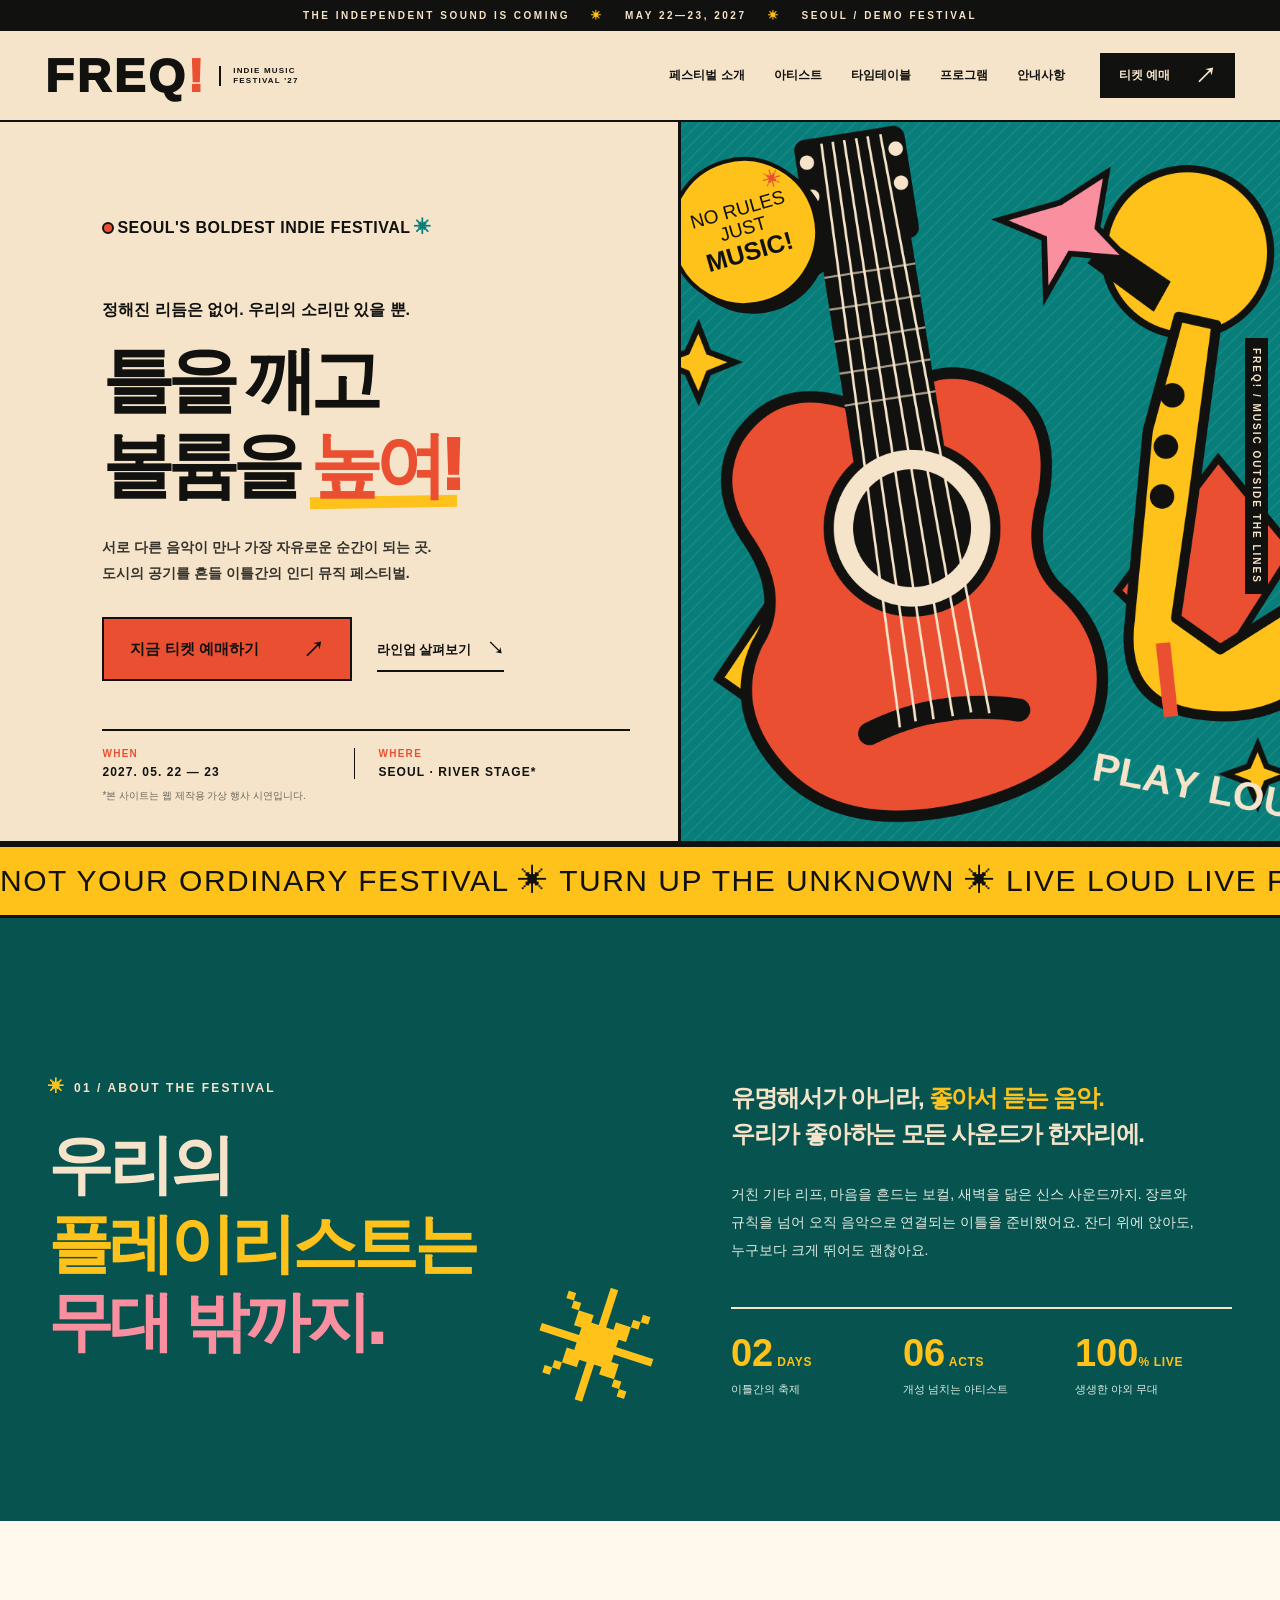
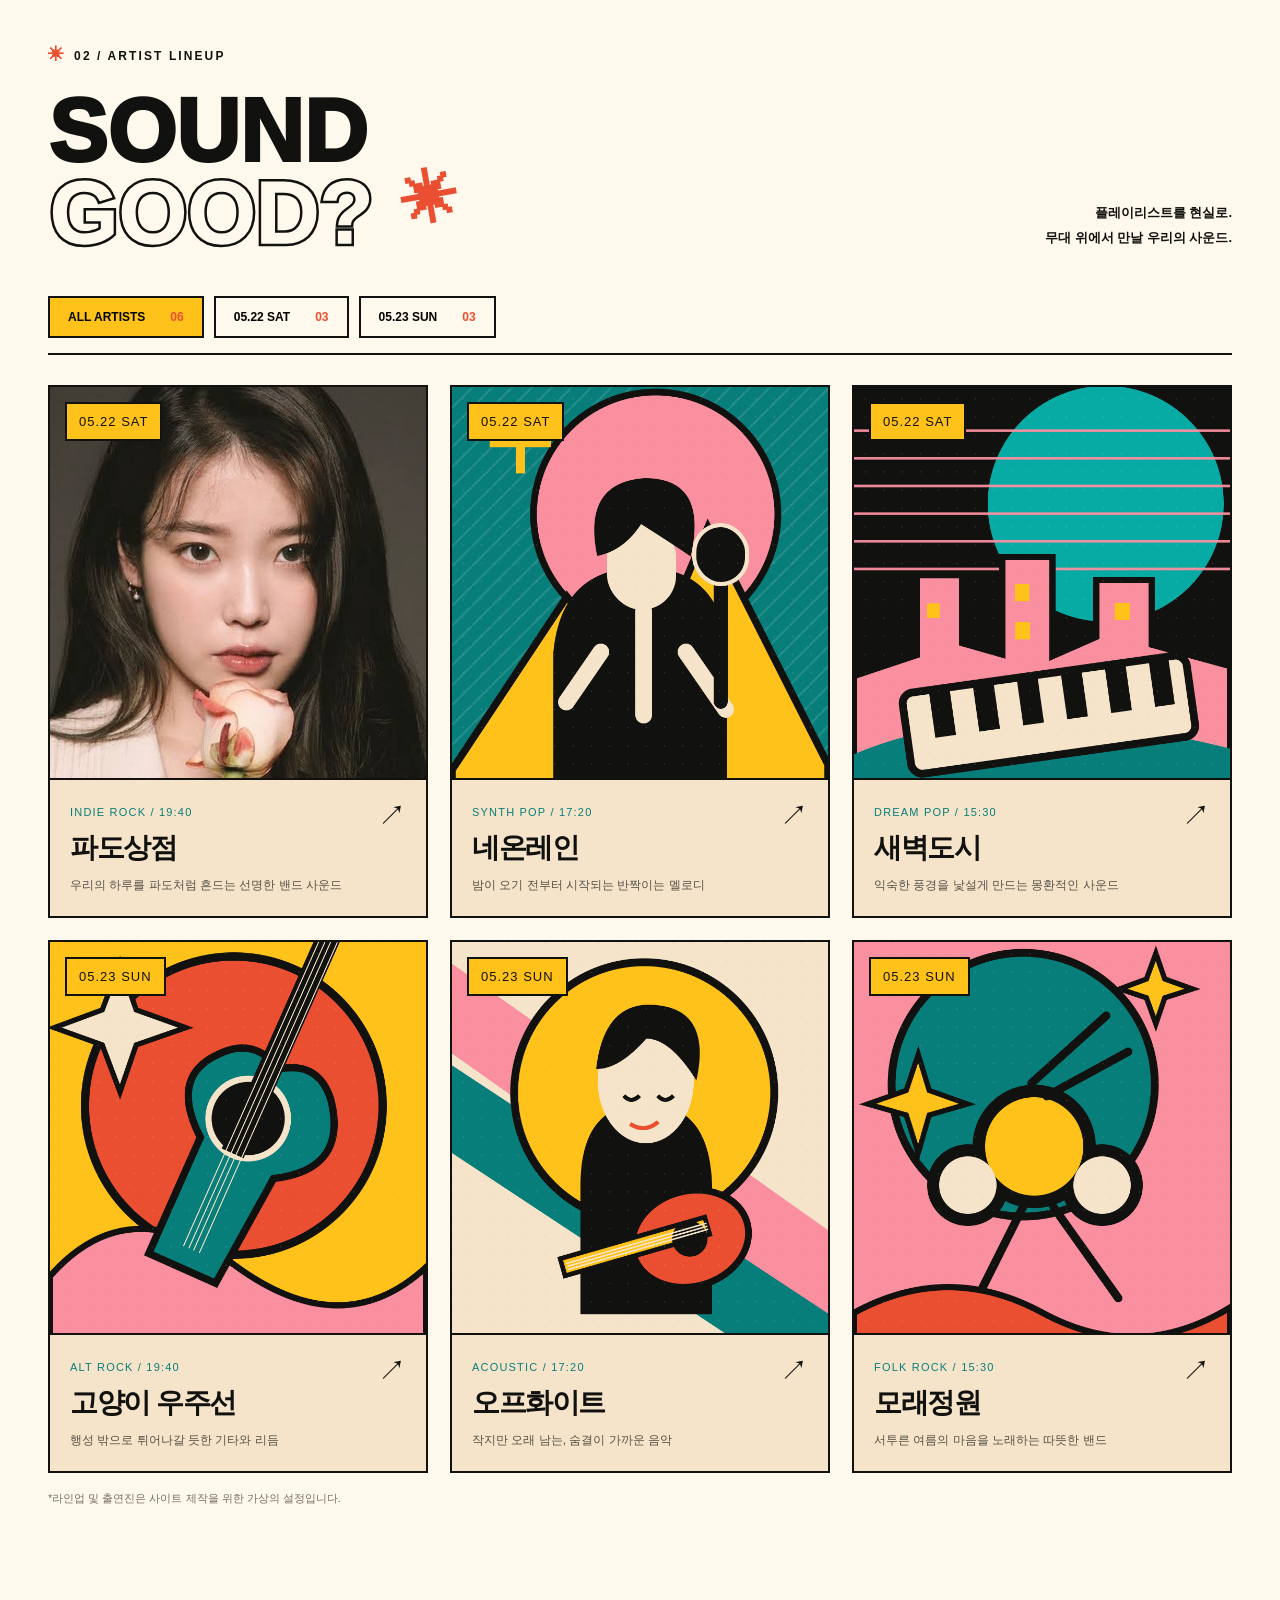
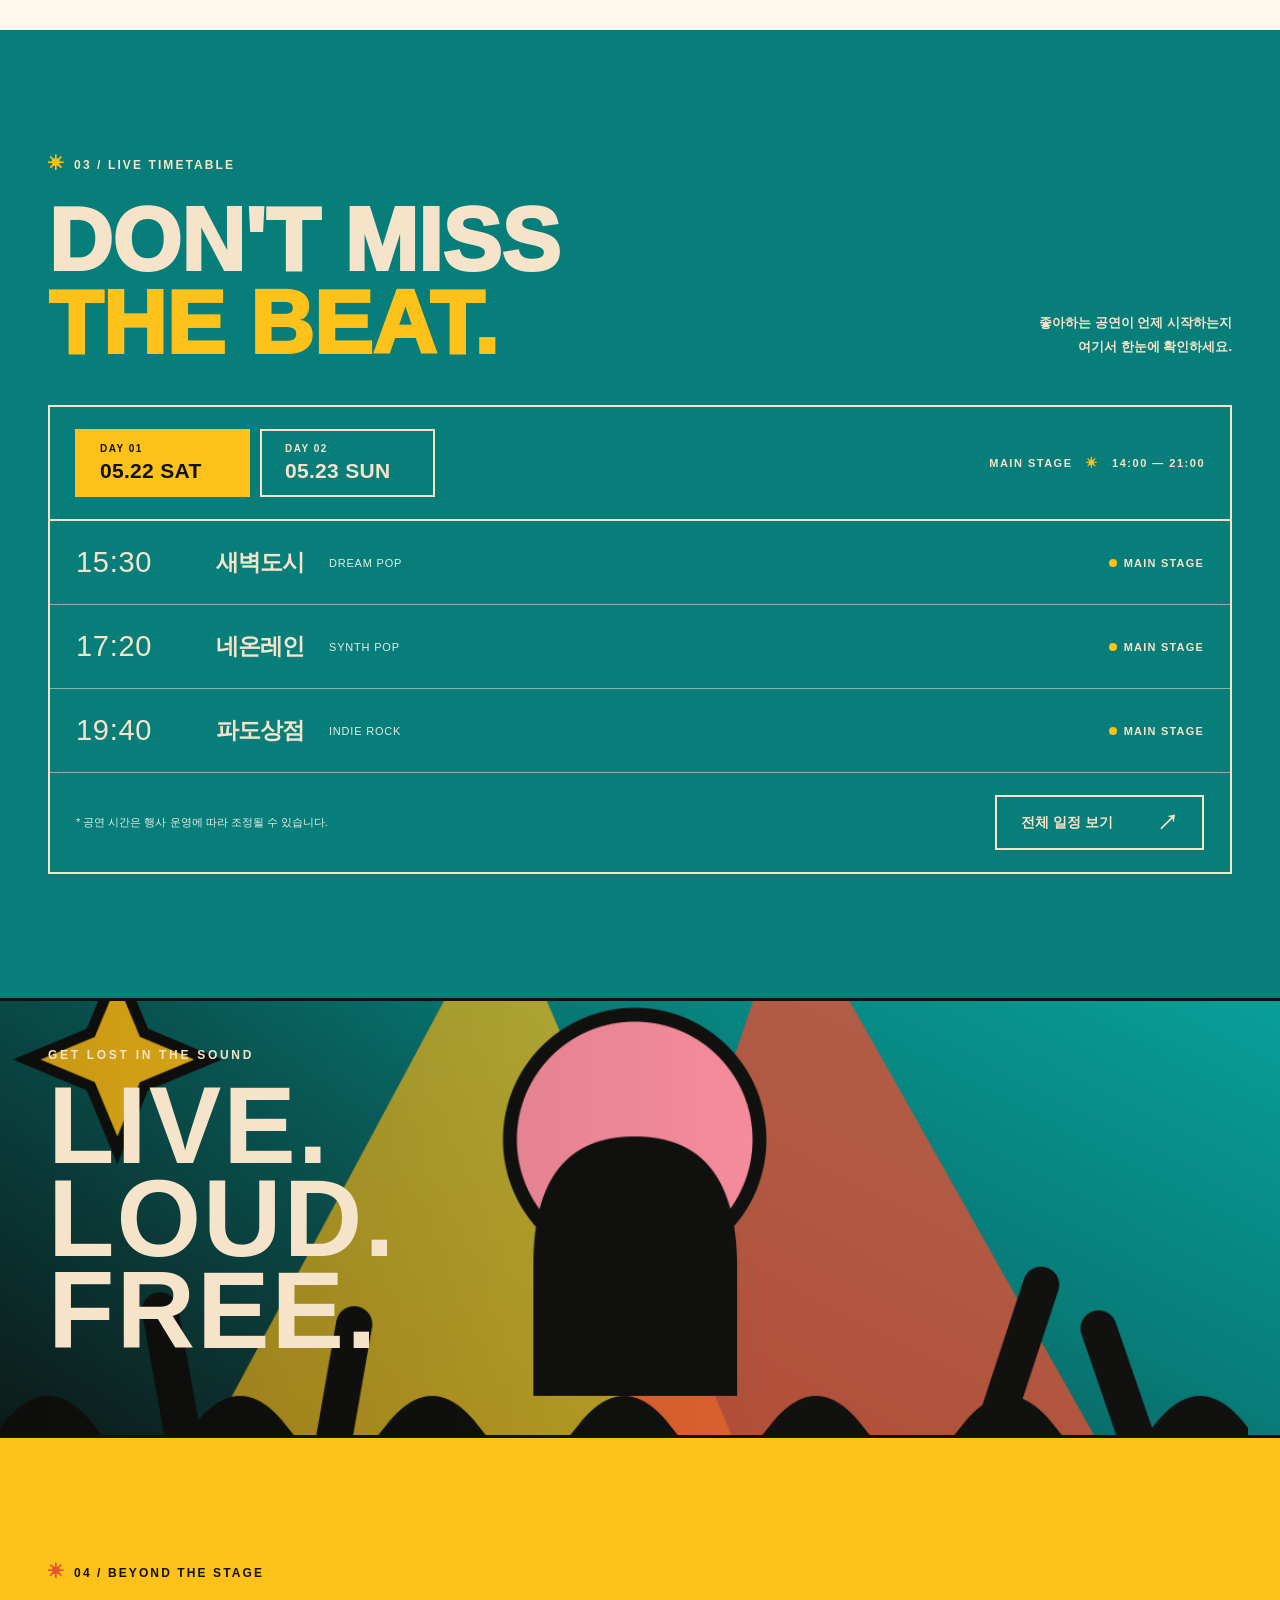
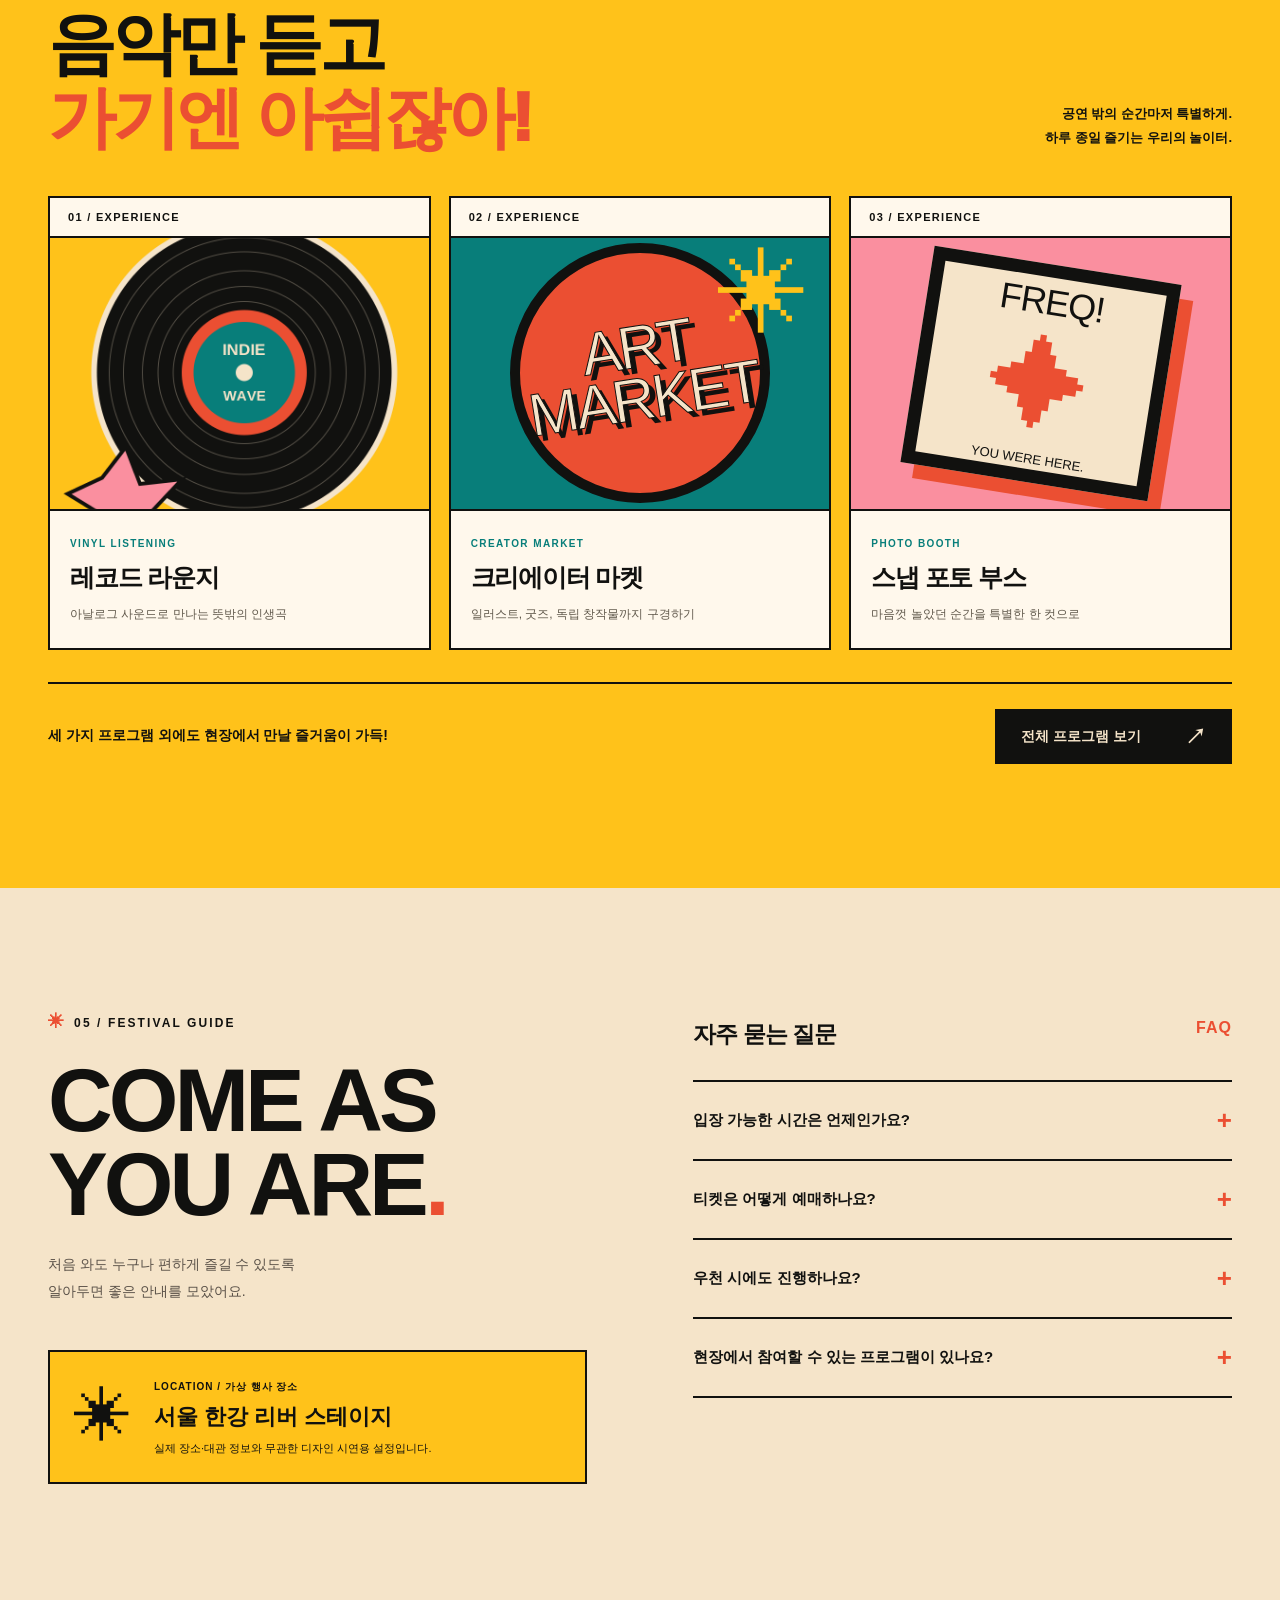
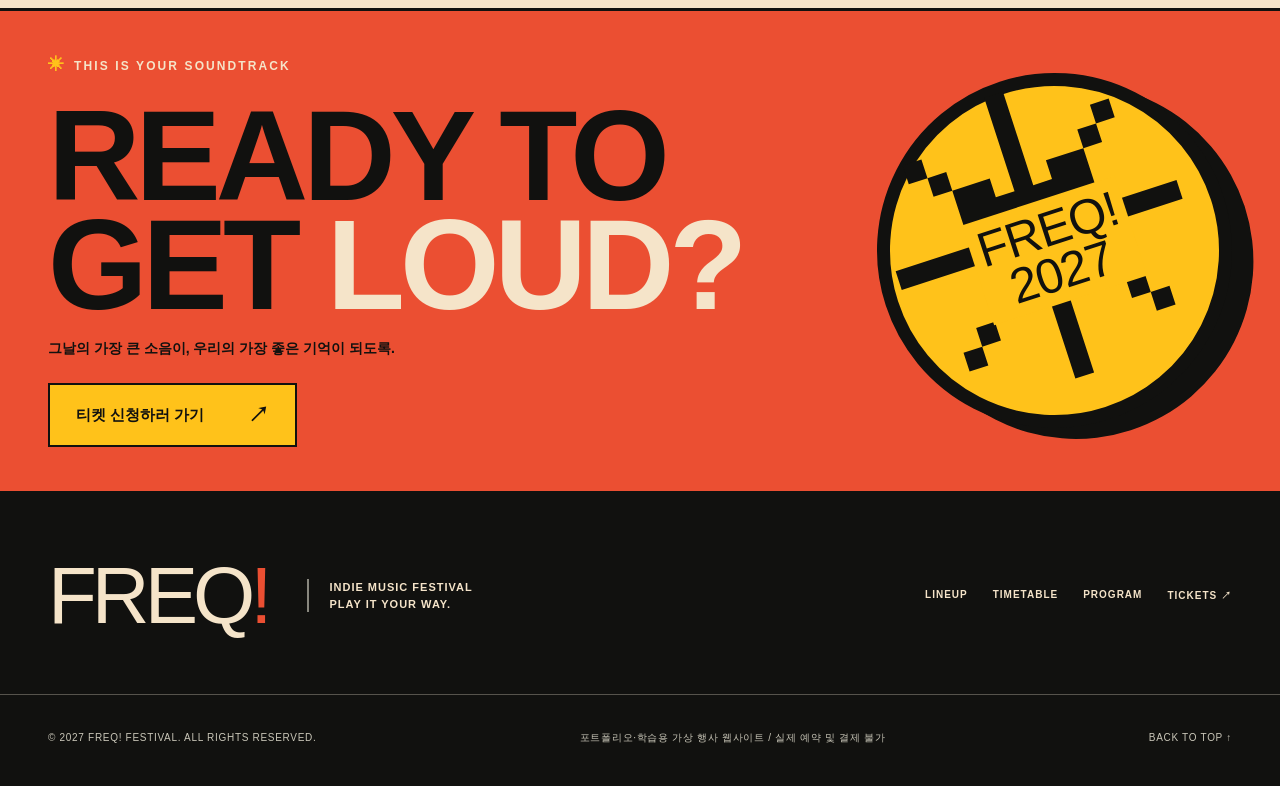
<file: index.html>
<!DOCTYPE html>
<html lang="ko">
<head>
  <meta charset="UTF-8">
  <meta name="viewport" content="width=device-width, initial-scale=1.0">
  <meta name="theme-color" content="#087e7a">
  <meta name="description" content="FREQ! 2027 인디 뮤직 페스티벌. 이틀간 펼쳐지는 야외 라이브, 다양한 인디 아티스트, 프로그램, 타임테이블과 데모 티켓 신청을 확인하세요.">
  <title>FREQ! 2027 — 인디 뮤직 페스티벌</title>
  <!-- CSS는 별도 파일로 관리합니다. -->
  <link rel="icon" href="assets/favicon.svg" type="image/svg+xml">
  <link rel="stylesheet" href="css/style.css">
  <!-- 모든 사진·그래픽은 assets 폴더에 실제 파일로 포함되어 있습니다. -->
  <script src="js/main.js" defer></script>
</head>
<body>
  <a class="skip-link" href="#main">본문 바로가기</a>
  <div class="top-strip" aria-label="행사 안내">THE INDEPENDENT SOUND IS COMING <span>✳</span> MAY 22—23, 2027 <span>✳</span> SEOUL / DEMO FESTIVAL</div>

  <header class="site-header" id="siteHeader">
    <a class="brand" href="index.html" aria-label="FREQ! 홈으로">
      <span class="brand-main">FREQ<span>!</span></span>
      <span class="brand-small">INDIE MUSIC<br>FESTIVAL '27</span>
    </a>
    <nav class="desktop-nav" aria-label="주 메뉴">
      <a href="#about">페스티벌 소개</a>
      <a href="#lineup">아티스트</a>
      <a href="#timetable">타임테이블</a>
      <a href="#program">프로그램</a>
      <a href="#info">안내사항</a>
    </nav>
    <div class="header-actions">
      <a class="btn btn-dark btn-small header-ticket" href="booking.html">티켓 예매 <span aria-hidden="true">↗</span></a>
      <button class="menu-toggle" id="menuToggle" type="button" aria-label="모바일 메뉴 열기" aria-expanded="false" aria-controls="mobileNav"><span></span><span></span><span></span></button>
    </div>
    <nav class="mobile-nav" id="mobileNav" aria-label="모바일 메뉴" hidden>
      <a href="#about">페스티벌 소개</a><a href="#lineup">아티스트</a><a href="#timetable">타임테이블</a><a href="#program">프로그램</a><a href="#info">안내사항</a><a href="booking.html">티켓 예매 ↗</a>
    </nav>
  </header>

  <main id="main">
    <!-- HERO: 레퍼런스의 청록/주황/노랑 색과 기타 그래픽을 적용했습니다. -->
    <section class="hero" aria-labelledby="heroTitle">
      <div class="hero-copy">
        <div class="eyebrow"><span class="eyebrow-dot"></span> SEOUL'S BOLDEST INDIE FESTIVAL <span class="small-star">✳</span></div>
        <p class="hero-kicker">정해진 리듬은 없어. 우리의 소리만 있을 뿐.</p>
        <h1 id="heroTitle"><span>틀을 깨고</span><span class="hero-line-two">볼륨을 <em>높여!</em></span></h1>
        <p class="hero-description">서로 다른 음악이 만나 가장 자유로운 순간이 되는 곳.<br>도시의 공기를 흔들 이틀간의 인디 뮤직 페스티벌.</p>
        <div class="hero-cta-row">
          <a class="btn btn-orange btn-lg" href="booking.html">지금 티켓 예매하기 <span aria-hidden="true">↗</span></a>
          <a class="text-link" href="#lineup">라인업 살펴보기 <span aria-hidden="true">↘</span></a>
        </div>
        <div class="hero-meta" aria-label="행사 개요"><div><span class="meta-key">WHEN</span><strong>2027. 05. 22 — 23</strong></div><div><span class="meta-key">WHERE</span><strong>SEOUL · RIVER STAGE*</strong></div></div>
        <p class="fiction-note">*본 사이트는 웹 제작용 가상 행사 시연입니다.</p>
      </div>
      <div class="hero-art-wrap">
        <img class="hero-art" src="assets/hero-guitar.png" alt="청록색 배경에 주황색 기타와 노란색 색소폰이 그려진 독창적인 페스티벌 아트워크" width="960" height="1000">
        <div class="hero-stamp" aria-hidden="true">NO RULES<br>JUST<br><b>MUSIC!</b><span>✳</span></div>
        <div class="hero-side-label" aria-hidden="true">FREQ! / MUSIC OUTSIDE THE LINES</div>
      </div>
    </section>

    <div class="marquee" aria-label="음악이 만드는 자유, FREQ! 인디 페스티벌">
      <div class="marquee-track" aria-hidden="true"><span>NOT YOUR ORDINARY FESTIVAL ✳ TURN UP THE UNKNOWN ✳ LIVE LOUD LIVE FREE ✳ </span><span>NOT YOUR ORDINARY FESTIVAL ✳ TURN UP THE UNKNOWN ✳ LIVE LOUD LIVE FREE ✳ </span></div>
    </div>

    <!-- 페스티벌 소개 -->
    <section class="about section" id="about" aria-labelledby="aboutTitle">
      <div class="section-inner about-grid">
        <div class="about-heading"><span class="section-label label-light">01 / ABOUT THE FESTIVAL</span><h2 id="aboutTitle">우리의<br><i>플레이리스트는</i><br><span>무대 밖까지.</span></h2><span class="about-spark" aria-hidden="true">✳</span></div>
        <div class="about-detail"><p class="about-lead">유명해서가 아니라, <span>좋아서 듣는 음악.</span><br>우리가 좋아하는 모든 사운드가 한자리에.</p><p>거친 기타 리프, 마음을 흔드는 보컬, 새벽을 닮은 신스 사운드까지. 장르와 규칙을 넘어 오직 음악으로 연결되는 이틀을 준비했어요. 잔디 위에 앉아도, 누구보다 크게 뛰어도 괜찮아요.</p><div class="about-stats"><div><strong>02<span> DAYS</span></strong><small>이틀간의 축제</small></div><div><strong>06<span> ACTS</span></strong><small>개성 넘치는 아티스트</small></div><div><strong>100<span>% LIVE</span></strong><small>생생한 야외 무대</small></div></div></div>
      </div>
    </section>

    <!-- 아티스트 이미지는 모두 assets 폴더에 로컬 이미지 파일로 들어 있습니다. -->
    <section class="lineup section" id="lineup" aria-labelledby="lineupTitle">
      <div class="section-inner">
        <div class="section-heading"><div><span class="section-label">02 / ARTIST LINEUP</span><h2 id="lineupTitle">SOUND<br><span class="stroke-head">GOOD?</span> <span class="red-star" aria-hidden="true">✳</span></h2></div><p>플레이리스트를 현실로.<br>무대 위에서 만날 우리의 사운드.</p></div>
        <div class="filter-bar" role="group" aria-label="공연 날짜별 아티스트 필터"><button class="filter-btn is-active" type="button" data-filter="all" aria-pressed="true">ALL ARTISTS <span>06</span></button><button class="filter-btn" type="button" data-filter="sat" aria-pressed="false">05.22 SAT <span>03</span></button><button class="filter-btn" type="button" data-filter="sun" aria-pressed="false">05.23 SUN <span>03</span></button></div>
        <div class="artist-grid" id="artistGrid">
          <article class="artist-card" data-day="sat"><div class="artist-img-wrap"><img src="assets/artist-wave.png" alt="주황빛 태양 아래 서 있는 인디 록 밴드의 팝아트 일러스트" width="720" height="820"><span class="artist-day">05.22 SAT</span></div><div class="artist-text"><div><small>INDIE ROCK / 19:40</small><h3>파도상점</h3><p>우리의 하루를 파도처럼 흔드는 선명한 밴드 사운드</p></div><span class="artist-arrow" aria-hidden="true">↗</span></div></article>
          <article class="artist-card" data-day="sat"><div class="artist-img-wrap"><img src="assets/artist-neon.png" alt="분홍빛 달과 마이크 앞의 보컬을 표현한 신스팝 일러스트" width="720" height="820"><span class="artist-day">05.22 SAT</span></div><div class="artist-text"><div><small>SYNTH POP / 17:20</small><h3>네온레인</h3><p>밤이 오기 전부터 시작되는 반짝이는 멜로디</p></div><span class="artist-arrow" aria-hidden="true">↗</span></div></article>
          <article class="artist-card" data-day="sat"><div class="artist-img-wrap"><img src="assets/artist-dawn.png" alt="핑크와 청록빛 도시, 건반을 표현한 드림팝 일러스트" width="720" height="820"><span class="artist-day">05.22 SAT</span></div><div class="artist-text"><div><small>DREAM POP / 15:30</small><h3>새벽도시</h3><p>익숙한 풍경을 낯설게 만드는 몽환적인 사운드</p></div><span class="artist-arrow" aria-hidden="true">↗</span></div></article>
          <article class="artist-card" data-day="sun"><div class="artist-img-wrap"><img src="assets/artist-cat.png" alt="주황빛 원과 일렉트릭 기타를 표현한 얼터너티브 록 아트워크" width="720" height="820"><span class="artist-day">05.23 SUN</span></div><div class="artist-text"><div><small>ALT ROCK / 19:40</small><h3>고양이 우주선</h3><p>행성 밖으로 튀어나갈 듯한 기타와 리듬</p></div><span class="artist-arrow" aria-hidden="true">↗</span></div></article>
          <article class="artist-card" data-day="sun"><div class="artist-img-wrap"><img src="assets/artist-offwhite.png" alt="노란색 배경 위 기타를 든 어쿠스틱 뮤지션 팝아트 일러스트" width="720" height="820"><span class="artist-day">05.23 SUN</span></div><div class="artist-text"><div><small>ACOUSTIC / 17:20</small><h3>오프화이트</h3><p>작지만 오래 남는, 숨결이 가까운 음악</p></div><span class="artist-arrow" aria-hidden="true">↗</span></div></article>
          <article class="artist-card" data-day="sun"><div class="artist-img-wrap"><img src="assets/artist-sand.png" alt="핑크와 청록 배경의 드럼을 표현한 포크 록 일러스트" width="720" height="820"><span class="artist-day">05.23 SUN</span></div><div class="artist-text"><div><small>FOLK ROCK / 15:30</small><h3>모래정원</h3><p>서투른 여름의 마음을 노래하는 따뜻한 밴드</p></div><span class="artist-arrow" aria-hidden="true">↗</span></div></article>
        </div>
        <p class="lineup-footnote">*라인업 및 출연진은 사이트 제작을 위한 가상의 설정입니다.</p>
      </div>
    </section>

    <!-- 타임테이블: 날짜 탭과 전체 일정 팝업 동작은 js/main.js에서 처리합니다. -->
    <section class="timetable section" id="timetable" aria-labelledby="timeTitle">
      <div class="section-inner"><div class="section-heading invert"><div><span class="section-label label-light">03 / LIVE TIMETABLE</span><h2 id="timeTitle">DON'T MISS<br><span>THE BEAT.</span></h2></div><p>좋아하는 공연이 언제 시작하는지<br>여기서 한눈에 확인하세요.</p></div>
        <div class="time-board"><div class="time-board-top"><div class="day-tabs" role="group" aria-label="타임테이블 날짜 선택"><button class="day-tab is-active" data-day="sat" aria-pressed="true" type="button"><span>DAY 01</span>05.22 SAT</button><button class="day-tab" data-day="sun" aria-pressed="false" type="button"><span>DAY 02</span>05.23 SUN</button></div><p>MAIN STAGE <span>✳</span> 14:00 — 21:00</p></div><div class="schedule-list" id="schedulePreview" aria-live="polite"></div><div class="time-board-bottom"><p>* 공연 시간은 행사 운영에 따라 조정될 수 있습니다.</p><button class="btn btn-outline-light" type="button" data-modal="scheduleModal">전체 일정 보기 <span aria-hidden="true">↗</span></button></div></div>
      </div>
    </section>

    <section class="interlude" aria-label="페스티벌 포스터 아트"><img src="assets/live-stage.png" alt="라이브 무대의 조명과 관객을 표현한 레트로 그래픽 아트" width="1200" height="620"><div class="interlude-copy"><span>GET LOST IN THE SOUND</span><strong>LIVE.<br>LOUD.<br>FREE.</strong></div></section>

    <!-- 체험 프로그램 -->
    <section class="program section" id="program" aria-labelledby="programTitle"><div class="section-inner"><div class="section-heading"><div><span class="section-label">04 / BEYOND THE STAGE</span><h2 id="programTitle">음악만 듣고<br><span>가기엔 아쉽잖아!</span></h2></div><p>공연 밖의 순간마저 특별하게.<br>하루 종일 즐기는 우리의 놀이터.</p></div>
      <div class="program-grid"><article class="program-card"><div class="program-num">01 / EXPERIENCE</div><div class="program-art program-art-vinyl"><img src="assets/record.png" alt="FREQ! 레트로 바이닐 레코드 아트워크" width="800" height="800"></div><div class="program-copy"><span>VINYL LISTENING</span><h3>레코드 라운지</h3><p>아날로그 사운드로 만나는 뜻밖의 인생곡</p></div></article><article class="program-card"><div class="program-num">02 / EXPERIENCE</div><div class="program-art program-art-market" aria-hidden="true"><span class="market-circle"></span><span class="market-letter">ART<br>MARKET</span><span class="market-sun">✳</span></div><div class="program-copy"><span>CREATOR MARKET</span><h3>크리에이터 마켓</h3><p>일러스트, 굿즈, 독립 창작물까지 구경하기</p></div></article><article class="program-card"><div class="program-num">03 / EXPERIENCE</div><div class="program-art program-art-photo" aria-hidden="true"><span class="photo-frame"><span>FREQ!</span><span class="photo-flash">✦</span><span>YOU WERE HERE.</span></span></div><div class="program-copy"><span>PHOTO BOOTH</span><h3>스냅 포토 부스</h3><p>마음껏 놀았던 순간을 특별한 한 컷으로</p></div></article></div>
      <div class="program-bottom"><p>세 가지 프로그램 외에도 현장에서 만날 즐거움이 가득!</p><button class="btn btn-dark" type="button" data-modal="programModal">전체 프로그램 보기 <span aria-hidden="true">↗</span></button></div>
    </div></section>

    <!-- 행사장 안내 및 FAQ -->
    <section class="info section" id="info" aria-labelledby="infoTitle"><div class="section-inner info-grid"><div><span class="section-label">05 / FESTIVAL GUIDE</span><h2 id="infoTitle">COME AS<br>YOU ARE<span>.</span></h2><p class="info-sub">처음 와도 누구나 편하게 즐길 수 있도록<br>알아두면 좋은 안내를 모았어요.</p><div class="guide-highlight"><span class="guide-icon">✳</span><div><small>LOCATION / 가상 행사 장소</small><strong>서울 한강 리버 스테이지</strong><p>실제 장소·대관 정보와 무관한 디자인 시연용 설정입니다.</p></div></div></div><div class="faq" id="faqList"><h3>자주 묻는 질문 <span>FAQ</span></h3><details><summary>입장 가능한 시간은 언제인가요?<span aria-hidden="true">+</span></summary><p>샘플 행사 기준 입장은 양일 13:00부터, 메인 공연은 15:30부터 시작됩니다. 실제 운영되는 행사가 아닙니다.</p></details><details><summary>티켓은 어떻게 예매하나요?<span aria-hidden="true">+</span></summary><p>상단 ‘티켓 예매’ 버튼을 누르면 별도로 제작된 예약 데모 페이지로 이동합니다. 입력 정보와 금액을 확인할 수 있으며 실제 결제는 발생하지 않습니다.</p></details><details><summary>우천 시에도 진행하나요?<span aria-hidden="true">+</span></summary><p>본 사이트는 가상 행사 시연으로, 실제 우천 진행 여부는 정해져 있지 않습니다. 일반적인 야외 공연에서는 기상 상황에 따라 공지가 달라질 수 있습니다.</p></details><details><summary>현장에서 참여할 수 있는 프로그램이 있나요?<span aria-hidden="true">+</span></summary><p>레코드 라운지, 크리에이터 마켓, 포토 부스 등의 가상 체험 콘텐츠를 준비했습니다. 자세한 내용은 ‘전체 프로그램 보기’에서 확인해 주세요.</p></details></div></div></section>

    <section class="ticket-cta" aria-labelledby="ticketCtaTitle"><div class="section-inner ticket-cta-inner"><div><span class="section-label label-light">THIS IS YOUR SOUNDTRACK</span><h2 id="ticketCtaTitle">READY TO<br>GET <em>LOUD?</em></h2><p>그날의 가장 큰 소음이, 우리의 가장 좋은 기억이 되도록.</p><a href="booking.html" class="btn btn-yellow btn-lg">티켓 신청하러 가기 <span aria-hidden="true">↗</span></a></div><div class="cta-sun" aria-hidden="true"><span>✳</span><span class="sun-small">FREQ!<br>2027</span></div></div></section>
  </main>

  <footer class="footer"><div class="section-inner footer-top"><a class="footer-logo" href="index.html">FREQ<span>!</span></a><p>INDIE MUSIC FESTIVAL<br>PLAY IT YOUR WAY.</p><div><a href="#lineup">LINEUP</a><a href="#timetable">TIMETABLE</a><a href="#program">PROGRAM</a><a href="booking.html">TICKETS ↗</a></div></div><div class="section-inner footer-bottom"><p>© 2027 FREQ! FESTIVAL. ALL RIGHTS RESERVED.</p><p>포트폴리오·학습용 가상 행사 웹사이트 / 실제 예약 및 결제 불가</p><a href="#main" aria-label="페이지 맨 위로 이동">BACK TO TOP ↑</a></div></footer>
  <a class="mobile-sticky-ticket" href="booking.html">티켓 예매하기 <span>↗</span></a>

  <!-- 전체 일정 팝업: native dialog는 ESC, 포커스 이동을 기본 지원합니다. -->
  <dialog class="site-dialog" id="scheduleModal" aria-labelledby="scheduleModalTitle"><div class="dialog-header"><div><span class="section-label">ALL STAGE TIMES</span><h2 id="scheduleModalTitle">전체 공연 일정</h2></div><button class="dialog-close" type="button" data-close aria-label="닫기">✕</button></div><div class="dialog-body"><p class="dialog-lead">FREQ!의 양일 전체 공연 타임테이블을 확인해 보세요.</p><div id="fullSchedule"></div><p class="modal-note">* 가상 행사 예시 일정이며, 실제 행사 또는 티켓 판매 정보가 아닙니다.</p></div><div class="dialog-footer"><button class="btn btn-dark" type="button" data-close>닫기</button><a href="booking.html" class="btn btn-orange">티켓 예매 ↗</a></div></dialog>
  <!-- 전체 프로그램 팝업 -->
  <dialog class="site-dialog" id="programModal" aria-labelledby="programModalTitle"><div class="dialog-header"><div><span class="section-label">ALL EXPERIENCES</span><h2 id="programModalTitle">전체 프로그램</h2></div><button class="dialog-close" type="button" data-close aria-label="닫기">✕</button></div><div class="dialog-body"><p class="dialog-lead">공연 외에도 즐길 수 있는 다섯 가지 프로그램입니다.</p><div class="modal-program-grid"><article><span>01 · ALL DAY</span><h3>레코드 라운지</h3><p>좋아하는 판을 골라 턴테이블로 듣는 특별한 청음 공간</p><small>13:00–20:00 / 라운지존</small></article><article><span>02 · ALL DAY</span><h3>크리에이터 마켓</h3><p>인디 아티스트와 소규모 브랜드의 굿즈·작품을 만나는 마켓</p><small>13:00–20:00 / 마켓존</small></article><article><span>03 · ALL DAY</span><h3>스냅 포토 부스</h3><p>페스티벌 날짜가 찍힌 특별한 프레임으로 인생 네 컷 남기기</p><small>13:00–20:30 / 포토존</small></article><article><span>04 · 15:00</span><h3>리듬 메이킹 워크숍</h3><p>간단한 리듬부터 나만의 비트를 만드는 참여형 음악 체험</p><small>각 40분 / 워크숍존</small></article><article><span>05 · 16:30</span><h3>인디 플레이리스트 토크</h3><p>서로의 숨겨둔 인생곡을 나누는 짧고 느긋한 음악 수다</p><small>각 30분 / 토크존</small></article></div><p class="modal-note">* 본 프로그램은 사이트 제작용으로 구성한 가상 콘텐츠입니다.</p></div><div class="dialog-footer"><button class="btn btn-dark" type="button" data-close>닫기</button><a href="booking.html" class="btn btn-orange">티켓 예매 ↗</a></div></dialog>
</body>
</html>
</file>
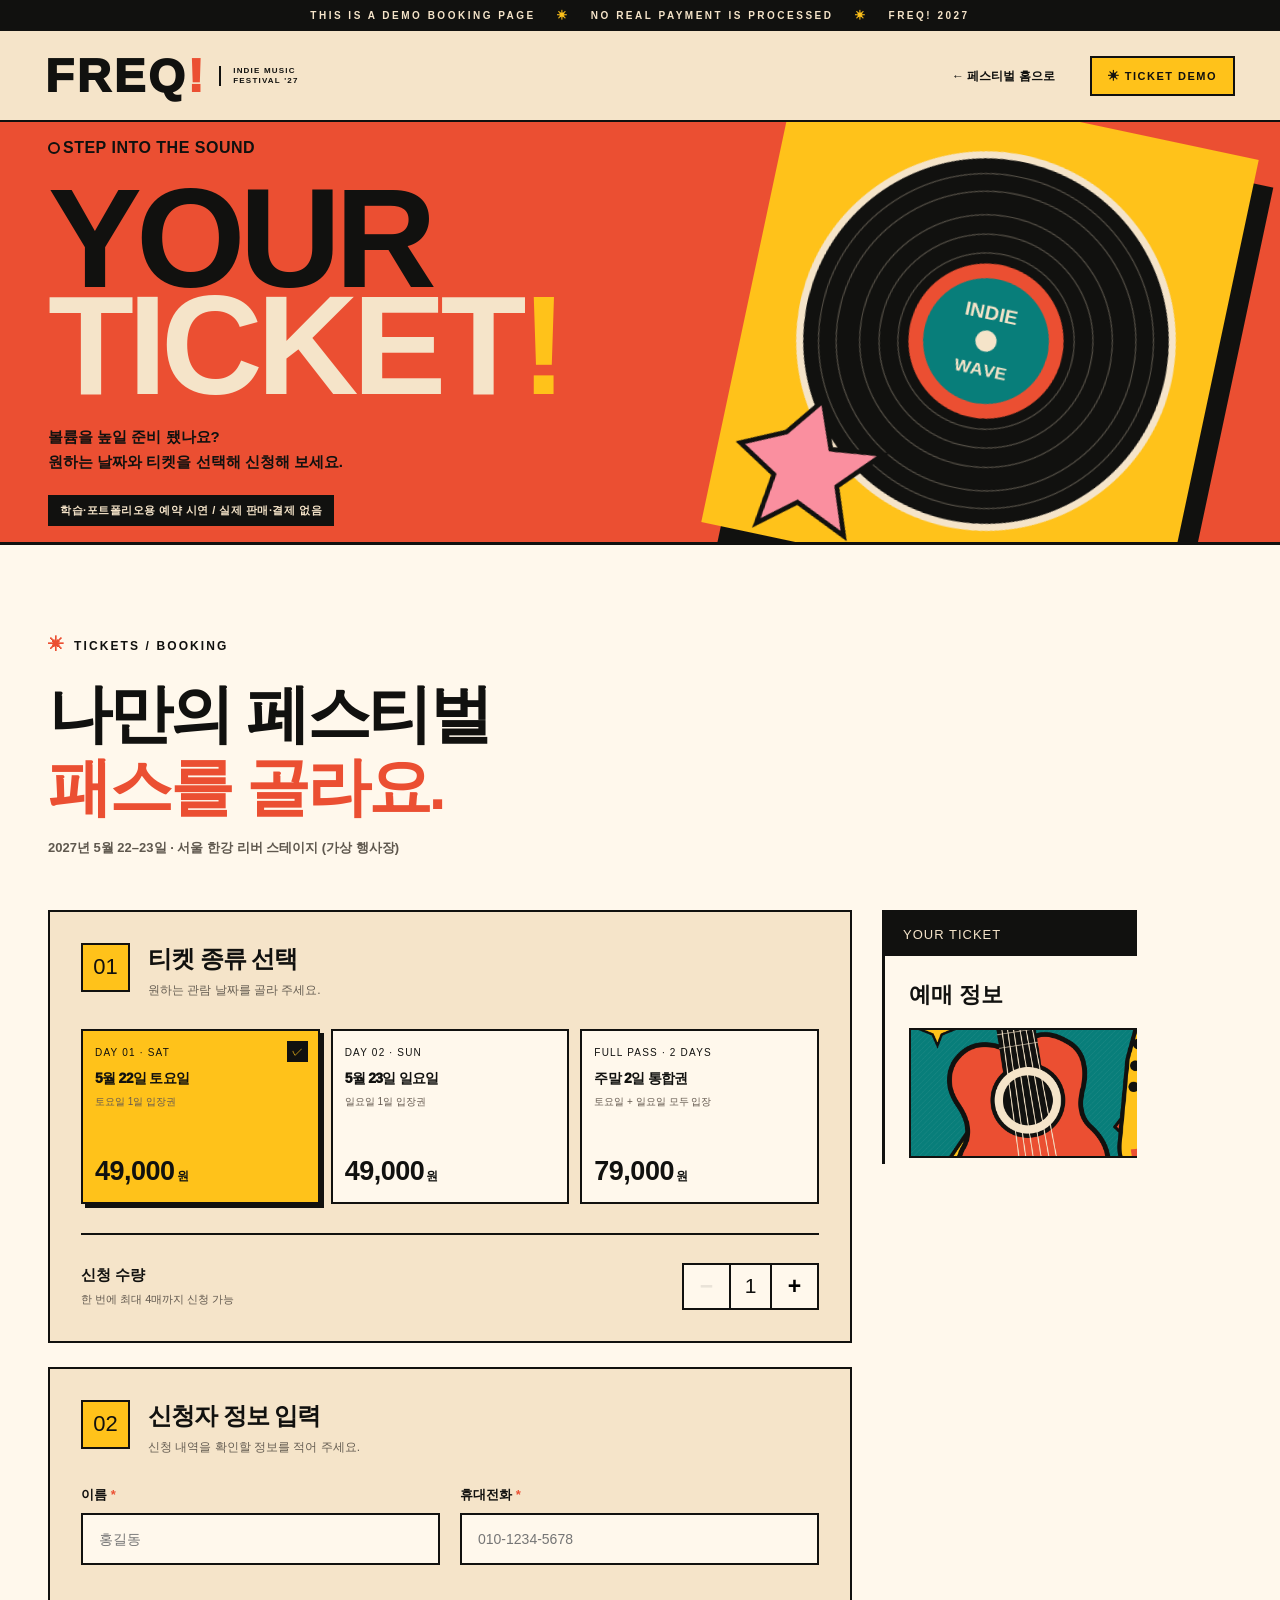
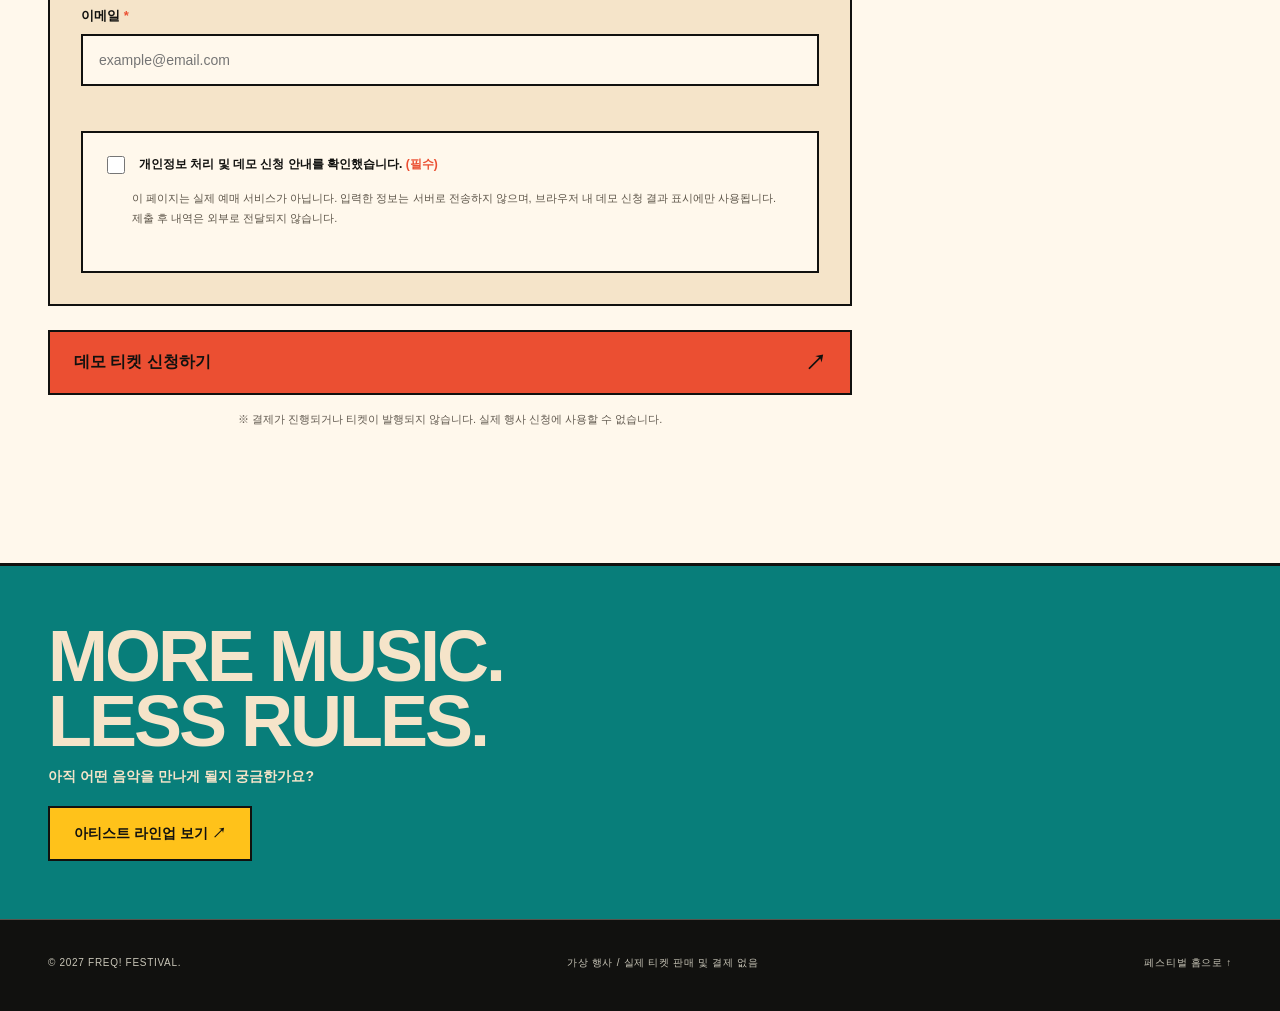
<file: booking.html>
<!DOCTYPE html>
<html lang="ko">
<head>
  <meta charset="UTF-8">
  <meta name="viewport" content="width=device-width, initial-scale=1.0">
  <meta name="theme-color" content="#eb4f32">
  <meta name="description" content="FREQ! 인디 뮤직 페스티벌의 티켓 선택 및 신청을 체험할 수 있는 시연 페이지입니다. 실제 결제는 이루어지지 않습니다.">
  <title>티켓 신청 — FREQ! 2027</title>
  <link rel="icon" href="assets/favicon.svg" type="image/svg+xml">
  <link rel="stylesheet" href="css/style.css">
  <!-- 예매 페이지의 로직을 메인 페이지 JS와 별도 관리합니다. -->
  <script src="js/booking.js" defer></script>
</head>
<body class="booking-page">
  <a class="skip-link" href="#bookingMain">본문 바로가기</a>
  <div class="top-strip">THIS IS A DEMO BOOKING PAGE <span>✳</span> NO REAL PAYMENT IS PROCESSED <span>✳</span> FREQ! 2027</div>
  <header class="site-header booking-header"><a class="brand" href="index.html"><span class="brand-main">FREQ<span>!</span></span><span class="brand-small">INDIE MUSIC<br>FESTIVAL '27</span></a><nav class="booking-nav" aria-label="페이지 탐색"><a href="index.html">← 페스티벌 홈으로</a></nav><span class="booking-secure-label">✳ TICKET DEMO</span></header>
  <main id="bookingMain">
    <section class="booking-hero"><div class="booking-hero-content section-inner"><div><div class="eyebrow"><span class="eyebrow-dot"></span> STEP INTO THE SOUND</div><h1>YOUR<br><em>TICKET</em><span class="booking-exclamation">!</span></h1><p>볼륨을 높일 준비 됐나요?<br>원하는 날짜와 티켓을 선택해 신청해 보세요.</p><span class="demo-banner">학습·포트폴리오용 예약 시연 / 실제 판매·결제 없음</span></div><img class="booking-hero-record" src="assets/record.png" alt="FREQ! 페스티벌의 컬러풀한 바이닐 레코드 그래픽" width="800" height="800"></div></section>
    <section class="booking-content section"><div class="section-inner"><div class="booking-heading"><span class="section-label">TICKETS / BOOKING</span><h2>나만의 페스티벌<br><span>패스를 골라요.</span></h2><p>2027년 5월 22–23일 · 서울 한강 리버 스테이지 (가상 행사장)</p></div>
      <div class="booking-layout">
        <form id="bookingForm" class="booking-form" novalidate>
          <div class="form-section"><div class="form-section-head"><span class="form-step">01</span><div><h3>티켓 종류 선택</h3><p>원하는 관람 날짜를 골라 주세요.</p></div></div>
            <div class="ticket-option-grid" role="radiogroup" aria-label="티켓 종류">
              <label class="ticket-option is-selected"><input type="radio" name="ticketType" value="sat" checked><span class="ticket-option-tag">DAY 01 · SAT</span><span class="ticket-option-title">5월 22일 토요일</span><span class="ticket-option-desc">토요일 1일 입장권</span><strong>49,000<small>원</small></strong><span class="ticket-check" aria-hidden="true">✓</span></label>
              <label class="ticket-option"><input type="radio" name="ticketType" value="sun"><span class="ticket-option-tag">DAY 02 · SUN</span><span class="ticket-option-title">5월 23일 일요일</span><span class="ticket-option-desc">일요일 1일 입장권</span><strong>49,000<small>원</small></strong><span class="ticket-check" aria-hidden="true">✓</span></label>
              <label class="ticket-option"><input type="radio" name="ticketType" value="weekend"><span class="ticket-option-tag">FULL PASS · 2 DAYS</span><span class="ticket-option-title">주말 2일 통합권</span><span class="ticket-option-desc">토요일 + 일요일 모두 입장</span><strong>79,000<small>원</small></strong><span class="ticket-check" aria-hidden="true">✓</span></label>
            </div>
            <div class="quantity-row"><div><label for="ticketQty">신청 수량</label><p>한 번에 최대 4매까지 신청 가능</p></div><div class="qty-control"><button type="button" id="qtyMinus" aria-label="수량 1 감소">−</button><output id="qtyOutput" for="ticketQty">1</output><input id="ticketQty" type="hidden" name="quantity" value="1"><button type="button" id="qtyPlus" aria-label="수량 1 증가">+</button></div></div>
          </div>
          <div class="form-section"><div class="form-section-head"><span class="form-step">02</span><div><h3>신청자 정보 입력</h3><p>신청 내역을 확인할 정보를 적어 주세요.</p></div></div><div class="fields-grid"><div class="field"><label for="buyerName">이름 <span>*</span></label><input id="buyerName" name="buyerName" type="text" autocomplete="name" placeholder="홍길동" maxlength="30" required><small class="field-error" id="nameError"></small></div><div class="field"><label for="buyerPhone">휴대전화 <span>*</span></label><input id="buyerPhone" name="buyerPhone" type="tel" autocomplete="tel" inputmode="tel" placeholder="010-1234-5678" maxlength="20" required><small class="field-error" id="phoneError"></small></div><div class="field field-full"><label for="buyerEmail">이메일 <span>*</span></label><input id="buyerEmail" name="buyerEmail" type="email" autocomplete="email" placeholder="example@email.com" maxlength="100" required><small class="field-error" id="emailError"></small></div></div>
          <div class="agree-box"><label class="agree-label"><input type="checkbox" id="agreement" required><span>개인정보 처리 및 데모 신청 안내를 확인했습니다. <b>(필수)</b></span></label><p>이 페이지는 실제 예매 서비스가 아닙니다. 입력한 정보는 서버로 전송하지 않으며, 브라우저 내 데모 신청 결과 표시에만 사용됩니다. 제출 후 내역은 외부로 전달되지 않습니다.</p><small class="field-error" id="agreeError"></small></div></div>
          <button type="submit" class="btn btn-orange btn-submit">데모 티켓 신청하기 <span aria-hidden="true">↗</span></button><p class="booking-disclaimer">※ 결제가 진행되거나 티켓이 발행되지 않습니다. 실제 행사 신청에 사용할 수 없습니다.</p>
        </form>
        <aside class="order-summary" aria-labelledby="summaryTitle"><div class="summary-top"><span>YOUR TICKET</span><span>FREQ! '27</span></div><div class="summary-main"><h3 id="summaryTitle">예매 정보</h3><img src="assets/hero-guitar.png" alt="페스티벌 티켓에 인쇄된 기타 일러스트" width="960" height="1000" class="summary-art"><dl><div><dt>행사</dt><dd>FREQ! INDIE FESTIVAL</dd></div><div><dt>날짜</dt><dd id="summaryDate">05.22 SAT</dd></div><div><dt>티켓</dt><dd id="summaryTicket">토요일 1일권</dd></div><div><dt>수량</dt><dd id="summaryQty">1매</dd></div></dl><div class="summary-total"><span>합계 금액 <small>(시연용)</small></span><strong id="summaryTotal" aria-live="polite">49,000원</strong></div></div><div class="summary-bottom">100% DEMO · NO PAYMENT</div></aside>
      </div>
    </div></section>
    <section class="booking-bottom-banner"><div class="section-inner"><strong>MORE MUSIC.<br>LESS RULES.</strong><div><p>아직 어떤 음악을 만나게 될지 궁금한가요?</p><a href="index.html#lineup" class="btn btn-yellow">아티스트 라인업 보기 ↗</a></div></div></section>
  </main>
  <footer class="footer booking-footer"><div class="section-inner footer-bottom"><p>© 2027 FREQ! FESTIVAL.</p><p>가상 행사 / 실제 티켓 판매 및 결제 없음</p><a href="index.html">페스티벌 홈으로 ↑</a></div></footer>

  <!-- 신청 결과 모달. 제출된 개인정보를 저장하거나 서버로 전송하지 않습니다. -->
  <dialog id="bookingResult" class="site-dialog result-dialog" aria-labelledby="resultTitle"><div class="dialog-header"><div><span class="section-label">BOOKING DEMO FINISHED</span><h2 id="resultTitle">신청 시연 완료!</h2></div><button type="button" class="dialog-close" id="closeResult" aria-label="결과 창 닫기">✕</button></div><div class="dialog-body"><div class="result-icon" aria-hidden="true">✳</div><p class="dialog-lead">데모 신청 과정이 정상적으로 완료되었습니다.<br>실제 티켓 발행이나 결제는 진행되지 않았습니다.</p><div class="result-detail" id="resultDetail"></div><div class="modal-note">이 화면은 예시 결과입니다. 실제 예매 확인서로 사용할 수 없습니다.</div></div><div class="dialog-footer"><button type="button" class="btn btn-dark" id="resultDone">확인</button><a class="btn btn-orange" href="index.html">메인으로 돌아가기 ↗</a></div></dialog>
</body>
</html>
</file>
<file: css/style.css>
@import url('https://fonts.googleapis.com/css2?family=Barlow+Condensed:wght@700;800&display=swap');
/* ============================================================
   FREQ! INDIE FESTIVAL 2027 — MAIN STYLES
   전체 콘셉트: 레퍼런스 포스터의 청록, 주황, 노랑, 크림을
   현대적인 레트로/네오 브루탈리즘 웹 디자인에 적용했습니다.
   모든 그래픽은 ../assets/ 폴더의 실제 로컬 파일을 사용합니다.
   ============================================================ */
:root {
  --ink:#11110f; --teal:#087e7a; --teal-deep:#07534f; --teal-bright:#00aa9e;
  --orange:#eb4f32; --yellow:#ffc21a; --cream:#f5e4c9; --paper:#fff8ec;
  --pink:#fa8f9f; --white:#fffaf0; --line:#23211b; --muted:#58574f;
  --font-display:Impact,'Arial Black','Malgun Gothic','Apple SD Gothic Neo',sans-serif;
  --font-base:'Arial','Apple SD Gothic Neo','Malgun Gothic',sans-serif;
  --container:1320px;
}
*{box-sizing:border-box}
html{scroll-behavior:smooth;scroll-padding-top:100px}
body{margin:0;min-width:320px;overflow-x:hidden;background:var(--paper);color:var(--ink);font-family:var(--font-base);word-break:keep-all;-webkit-font-smoothing:antialiased}
body:has(dialog[open]){overflow:hidden}
a{color:inherit;text-decoration:none}
button,input{font:inherit}
button{cursor:pointer}
img{display:block;max-width:100%}
button,a,input{touch-action:manipulation}
button:focus-visible,a:focus-visible,input:focus-visible,summary:focus-visible{outline:3px solid var(--teal-bright);outline-offset:4px}
.skip-link{position:absolute;top:-100px;left:12px;z-index:1000;padding:14px 20px;background:var(--yellow);font-weight:900}
.skip-link:focus{top:12px}
.section{padding:124px 0}
.section-inner{max-width:var(--container);margin:auto;padding:0 48px}
.section-label{display:inline-block;font-size:12px;font-weight:900;letter-spacing:2.1px;line-height:1.3}
.section-label:before{content:'✳';font-size:16px;margin-right:8px;color:var(--orange)}
.section-label.label-light{color:var(--cream)}
.section-label.label-light:before{color:var(--yellow)}
.btn{display:inline-flex;justify-content:space-between;align-items:center;gap:44px;min-height:55px;padding:0 24px;border:2px solid var(--ink);background:transparent;font-size:14px;font-weight:900;line-height:1.2;transition:transform .2s,box-shadow .2s,background .2s;color:var(--ink);white-space:nowrap}
.btn span{font-size:21px;line-height:1}
.btn:hover{transform:translate(-3px,-3px);box-shadow:5px 5px 0 var(--ink)}
.btn-orange{background:var(--orange)}
.btn-dark{background:var(--ink);color:var(--cream)}
.btn-yellow{background:var(--yellow)}
.btn-lg{padding:0 26px;min-height:64px;font-size:15px}
.btn-small{padding:0 17px;min-height:45px;gap:25px;font-size:12px}
.btn-outline-light{border-color:var(--cream);color:var(--cream)}
.btn-outline-light:hover{box-shadow:5px 5px 0 var(--yellow)}
/* 상단 알림 바 + 고정되는 메인 네비게이션 */
.top-strip{background:var(--ink);color:var(--cream);padding:8px 18px;text-align:center;font-size:10px;font-weight:900;letter-spacing:2.5px;line-height:1.5}
.top-strip span{color:var(--yellow);padding:0 16px}
.site-header{height:91px;padding:0 45px;display:flex;align-items:center;justify-content:space-between;gap:35px;position:sticky;top:0;z-index:20;background:var(--cream);border-bottom:2px solid var(--ink)}
.brand{display:flex;align-items:center;gap:13px;flex-shrink:0}
.brand-main{font-family:var(--font-display);font-weight:1000;font-size:47px;letter-spacing:3px;line-height:1}
.brand-main>span{color:var(--orange)}
.brand-small{font-size:8px;line-height:1.25;font-weight:900;letter-spacing:1.2px;border-left:2px solid var(--ink);padding-left:12px}
.desktop-nav{display:flex;align-items:center;gap:29px;margin-left:auto}
.desktop-nav a{font-size:12px;font-weight:900;white-space:nowrap;transition:color .2s}
.desktop-nav a:hover,.booking-nav a:hover{color:var(--orange)}
.header-actions{display:flex;align-items:center;gap:12px}
.menu-toggle{display:none;background:transparent;border:0;width:42px;height:42px;padding:7px}
.menu-toggle span{display:block;height:3px;margin:5px 0;background:var(--ink);transition:transform .2s,opacity .2s}
.mobile-nav{display:none}
/* HERO 레이아웃 */
.hero{display:grid;grid-template-columns:minmax(0, 53%) minmax(0,47%);min-height:690px;border-bottom:3px solid var(--ink)}
.hero-copy {
    padding: 95px 48px 38px clamp(48px, 8vw, 160px);
    display: flex;
    flex-direction: column;
    align-items: flex-start;
    position: relative;
    background: var(--cream);
}
.eyebrow{display:flex;align-items:center;gap:3px;font-size:16px;font-weight:900;letter-spacing:0.5px;line-height:1.3}
.eyebrow-dot{display:inline-block;width:12px;height:12px;background:var(--orange);border-radius:50%;border:2px solid var(--ink)}
.small-star{color:var(--teal);font-size:17px}
.hero-kicker{margin:59px 0 16px;font-size:16px;font-weight:800;line-height:1.5}
.hero h1{font-family:var(--font-display);letter-spacing:-7px;font-weight:1000;font-size:clamp(49px,5.6vw,100px);line-height:1.18;margin:0;white-space:nowrap}
.hero h1 span{display:block}
.hero h1 em{font-style:normal;color:var(--orange);position:relative;z-index:1}
.hero h1 em:after{content:'';height:12px;background:var(--yellow);bottom:-3px;left:0;right:0;position:absolute;z-index:-1;transform:rotate(-1deg)}
.hero-description{font-size:14px;line-height:1.85;font-weight:600;margin:28px 0 0;color:#35332d}
.hero-cta-row{display:flex;align-items:center;flex-wrap:wrap;gap:25px;margin:30px 0 48px}
.text-link{font-size:13px;font-weight:900;border-bottom:2px solid var(--ink);padding:10px 0;white-space:nowrap}
.text-link span{font-size:17px;margin-left:12px}
.text-link:hover{color:var(--orange);border-color:var(--orange)}
.hero-meta{display:flex;width:100%;gap:0;border-top:2px solid var(--ink);padding-top:17px;margin-top:auto}
.hero-meta>div{flex:1;display:flex;flex-direction:column;gap:6px;min-width:0}
.hero-meta>div+div{padding-left:23px;border-left:1px solid var(--ink)}
.meta-key{font-size:10px;font-weight:900;letter-spacing:1.3px;color:var(--orange)}
.hero-meta strong{font-size:12px;letter-spacing:1.1px}
.fiction-note{font-size:10px;color:#6b675e;margin:10px 0 0}
.hero-art-wrap{position:relative;min-height:690px;background:var(--teal);overflow:hidden;border-left:3px solid var(--ink)}
.hero-art{width:100%;height:100%;position:absolute;inset:0;object-fit:cover;object-position:center 48%}
.hero-stamp{position:absolute;z-index:2;left:-12px;top:35px;width:150px;height:150px;transform:rotate(-16deg);background:var(--yellow);border:4px solid var(--ink);border-radius:50%;display:flex;flex-direction:column;justify-content:center;align-items:center;font-family:var(--font-display);font-size:19px;line-height:1.06;text-align:center;box-shadow:7px 9px 0 var(--ink)}
.hero-stamp b{font-size:25px}
.hero-stamp span{position:absolute;top:18px;right:20px;font-size:19px;color:var(--orange)}
.hero-side-label{position:absolute;right:12px;top:30%;writing-mode:vertical-rl;color:var(--cream);background:var(--ink);padding:10px 6px;font-size:10px;letter-spacing:2px;font-weight:900}
/* 무한 문구 띠 */
.marquee{overflow:hidden;background:var(--yellow);border-bottom:3px solid var(--ink);border-top:3px solid var(--ink);white-space:nowrap}
.marquee-track{display:flex;width:max-content;animation:marqueeMove 26s linear infinite}
.marquee-track span{font-family:var(--font-display);font-size:30px;line-height:1;padding:19px 0;letter-spacing:1.5px}
@keyframes marqueeMove{to{transform:translateX(-50%)}}
/* ABOUT */
.about{background:var(--teal-deep);color:var(--cream);overflow:hidden}
.about-grid{display:grid;grid-template-columns:1.08fr .92fr;gap:8%;align-items:center}
.about-heading{position:relative}
.about-heading h2{font-size:clamp(45px,5.05vw,77px);letter-spacing:-4px;line-height:1.22;margin:28px 0 0;font-weight:1000}
.about-heading h2 i{font-style:normal;color:var(--yellow)}
.about-heading h2>span{color:var(--pink)}
.about-spark{position:absolute;color:var(--yellow);font-size:125px;right:-4%;bottom:-62px;transform:rotate(18deg)}
.about-detail{padding-top:38px}
.about-lead{font-size:24px;line-height:1.5;font-weight:900;letter-spacing:-1.3px;margin:0 0 28px}
.about-lead span{color:var(--yellow)}
.about-detail>p:not(.about-lead){font-size:14px;color:#e2ece2;line-height:2;max-width:490px}
.about-stats{margin-top:43px;border-top:2px solid var(--cream);padding-top:25px;display:grid;grid-template-columns:repeat(3,minmax(0,1fr));gap:15px}
.about-stats div{display:flex;flex-direction:column;gap:10px}
.about-stats strong{font-family:var(--font-display);font-size:38px;line-height:1;color:var(--yellow)}
.about-stats strong span{font-size:12px;letter-spacing:.7px}
.about-stats small{font-size:11px;color:#deebe2}
/* HEADINGS / LINEUP */
.section-heading{display:flex;justify-content:space-between;align-items:flex-end;gap:25px;margin-bottom:40px}
.section-heading h2{font-family:var(--font-display);font-weight:1000;font-size:clamp(50px,6.9vw,105px);line-height:.94;margin:24px 0 0;letter-spacing:0px}
.section-heading>p{font-size:13px;font-weight:700;line-height:1.9;text-align:right;margin:0 0 5px}
.section-heading.invert{color:var(--cream)}
.section-heading.invert h2 span{color:var(--yellow)}
.stroke-head{color:transparent;-webkit-text-stroke:2.5px var(--ink);text-stroke:2.5px var(--ink)}
.red-star{color:var(--orange);font-family:Arial;font-size:.65em;vertical-align:top;display:inline-block;transform:rotate(-10deg);margin-left:5px}
.lineup{background:var(--paper)}
.filter-bar{display:flex;align-items:stretch;gap:10px;border-bottom:2px solid var(--ink);padding-bottom:15px;margin-bottom:30px}
.filter-btn{border:2px solid var(--ink);padding:12px 18px;background:transparent;font-size:12px;font-weight:900;display:flex;gap:25px;align-items:center;white-space:nowrap;transition:background .2s}
.filter-btn span{color:var(--orange)}
.filter-btn.is-active,.filter-btn:hover{background:var(--yellow)}
.artist-grid{display:grid;grid-template-columns:repeat(3,minmax(0,1fr));gap:22px}
.artist-card{border:2px solid var(--ink);background:var(--cream);min-width:0;transition:transform .25s,box-shadow .25s}
.artist-card:hover{transform:translate(-5px,-5px);box-shadow:7px 7px 0 var(--ink)}
.artist-card[hidden]{display:none}
.artist-img-wrap{aspect-ratio:1/1.04;overflow:hidden;position:relative;background:var(--teal)}
.artist-img-wrap img{width:100%;height:100%;object-fit:cover;transition:transform .4s}
.artist-card:hover .artist-img-wrap img{transform:scale(1.045)}
.artist-day{position:absolute;left:15px;top:15px;font-family:var(--font-display);font-size:13px;letter-spacing:1px;background:var(--yellow);padding:10px 12px;border:2px solid var(--ink)}
.artist-text{padding:22px 20px 21px;display:flex;align-items:flex-start;justify-content:space-between;gap:10px;border-top:2px solid var(--ink)}
.artist-text small{font-family:var(--font-display);font-size:11px;letter-spacing:1.2px;color:var(--teal)}
.artist-text h3{margin:9px 0 9px;font-size:28px;font-weight:1000;letter-spacing:-1.4px}
.artist-text p{font-size:12px;color:#565148;margin:0;line-height:1.6}
.artist-arrow{font-size:28px;line-height:1}
.lineup-footnote{margin:18px 0 0;color:#766d60;font-size:11px}
/* TIME BOARD */
.timetable{background:var(--teal);color:var(--cream)}
.time-board{border:2px solid var(--cream)}
.time-board-top{padding:22px 25px;display:flex;justify-content:space-between;align-items:center;border-bottom:2px solid var(--cream);gap:15px}
.day-tabs{display:flex;gap:10px;flex-wrap:wrap}
.day-tab{background:transparent;color:var(--cream);border:2px solid var(--cream);font-family:var(--font-display);font-weight:900;letter-spacing:.3px;padding:12px 23px;min-width:175px;font-size:21px;text-align:left;transition:background .2s,color .2s}
.day-tab span{display:block;font-size:10px;font-family:var(--font-base);letter-spacing:1.5px;margin-bottom:5px}
.day-tab.is-active,.day-tab:hover{background:var(--yellow);color:var(--ink);border-color:var(--yellow)}
.time-board-top>p{font-size:11px;letter-spacing:1.5px;font-weight:900}
.time-board-top>p span{color:var(--yellow);margin:0 9px}
.schedule-row{display:grid;grid-template-columns:120px minmax(0,1fr) 145px;align-items:center;gap:20px;padding:25px 26px;border-bottom:1px solid rgba(245,228,201,.54);transition:background .2s}
.schedule-row:hover{background:rgba(0,0,0,.12)}
.schedule-time{font-family:var(--font-display);font-size:29px;letter-spacing:.7px}
.schedule-main{display:flex;align-items:center;gap:25px}
.schedule-main strong{font-size:23px;letter-spacing:-1px;white-space:nowrap}
.schedule-main small{font-size:11px;color:#e0efe8;letter-spacing:.8px}
.schedule-stage{text-align:right;font-size:11px;letter-spacing:1.2px;font-weight:900}
.schedule-stage span{display:inline-block;width:8px;height:8px;background:var(--yellow);border-radius:50%;margin-right:7px}
.time-board-bottom{display:flex;align-items:center;justify-content:space-between;gap:20px;padding:22px 26px}
.time-board-bottom p{font-size:11px;line-height:1.5;color:#e3efe8}
/* FULL-WIDTH PICTURE */
.interlude{position:relative;height:440px;background:var(--ink);overflow:hidden;border-top:3px solid var(--ink);border-bottom:3px solid var(--ink)}
.interlude img{width:100%;height:100%;object-fit:cover;object-position:center 47%}
.interlude:after{content:'';position:absolute;inset:0;background:linear-gradient(90deg,rgba(0,0,0,.22),rgba(0,0,0,.02) 60%)}
.interlude-copy{z-index:1;position:absolute;left:max(48px,calc((100vw - 1320px)/2 + 48px));top:47px;color:var(--cream)}
.interlude-copy span{display:block;font-size:12px;letter-spacing:2.7px;font-weight:900;margin-bottom:18px}
.interlude-copy strong{font-size:clamp(65px,8.5vw,132px);font-family:var(--font-display);line-height:.85;letter-spacing:2px}
/* PROGRAM */
.program{background:var(--yellow)}
.program .section-heading h2{font-family:var(--font-base);letter-spacing:-4px;line-height:1.1;font-size:clamp(45px,5.3vw,75px)}
.program .section-heading h2 span{color:var(--orange)}
.program-grid{display:grid;grid-template-columns:repeat(3,minmax(0,1fr));gap:18px}
.program-card{background:var(--paper);border:2px solid var(--ink);min-width:0;transition:transform .25s}
.program-card:hover{transform:translateY(-7px)}
.program-num{border-bottom:2px solid var(--ink);padding:13px 18px;font-size:11px;font-weight:900;letter-spacing:1.3px}
.program-art{aspect-ratio:1.4;position:relative;overflow:hidden;display:flex;justify-content:center;align-items:center}
.program-art-vinyl{background:var(--yellow)}
.program-art-vinyl img{width:100%;height:100%;object-fit:cover}
.program-art-market{background:var(--teal);color:var(--cream)}
.market-circle{position:absolute;width:260px;height:260px;border-radius:50%;background:var(--orange);border:10px solid var(--ink);left:50%;top:50%;transform:translate(-50%,-50%)}
.market-letter{position:relative;z-index:1;font-family:var(--font-display);font-size:60px;line-height:.87;letter-spacing:-3px;text-align:center;transform:rotate(-9deg);-webkit-text-stroke:1px var(--ink);text-shadow:5px 6px 0 var(--ink)}
.market-sun{position:absolute;right:20px;top:6px;color:var(--yellow);font-size:91px}
.program-art-photo{background:var(--pink)}
.photo-frame{height:81%;width:66%;border:13px solid var(--ink);transform:rotate(9deg);background:var(--cream);display:flex;flex-direction:column;justify-content:space-around;align-items:center;box-shadow:14px 14px 0 var(--orange);font-family:var(--font-display);font-size:36px;letter-spacing:-1px}
.photo-frame span:last-child{font-size:13px;letter-spacing:0}
.photo-flash{color:var(--orange);font-size:100px}
.program-copy{padding:22px 20px 24px;border-top:2px solid var(--ink)}
.program-copy span{font-size:10px;letter-spacing:1.4px;color:var(--teal);font-weight:900}
.program-copy h3{font-size:25px;margin:10px 0 10px;font-weight:1000;letter-spacing:-1.2px}
.program-copy p{font-size:12px;line-height:1.7;color:#61594c;margin:0}
.program-bottom{display:flex;align-items:center;justify-content:space-between;gap:25px;margin-top:32px;padding-top:25px;border-top:2px solid var(--ink)}
.program-bottom p{font-weight:800;font-size:14px}
/* GUIDE */
.info{background:var(--cream)}
.info-grid{display:grid;grid-template-columns:1fr 1fr;gap:9%}
.info h2{font-family:var(--font-display);font-size:clamp(65px,7vw,102px);letter-spacing:-4px;line-height:.94;margin:25px 0 25px}
.info h2 span{color:var(--orange)}
.info-sub{font-size:14px;line-height:1.9;color:#5a5148}
.guide-highlight{display:flex;gap:22px;align-items:center;margin-top:46px;padding:24px;border:2px solid var(--ink);background:var(--yellow)}
.guide-icon{font-size:58px;line-height:1}
.guide-highlight small{font-size:10px;letter-spacing:1px;font-weight:900}
.guide-highlight strong{display:block;font-size:22px;margin:8px 0}
.guide-highlight p{font-size:11px;line-height:1.6;margin:0}
.faq h3{font-size:23px;display:flex;justify-content:space-between;margin:7px 0 30px;letter-spacing:-1px}
.faq h3 span{font-family:var(--font-display);letter-spacing:1px;font-size:16px;color:var(--orange)}
.faq details{border-top:2px solid var(--ink)}
.faq details:last-child{border-bottom:2px solid var(--ink)}
.faq summary{display:flex;align-items:center;justify-content:space-between;gap:20px;cursor:pointer;list-style:none;padding:23px 0;font-size:15px;font-weight:900}
.faq summary::-webkit-details-marker{display:none}
.faq summary span{font-size:26px;color:var(--orange);transition:transform .25s}
.faq details[open] summary span{transform:rotate(45deg)}
.faq details p{margin:-2px 0 23px;font-size:13px;line-height:1.9;color:#554f47;max-width:520px}
/* CTA FOOTER */
.ticket-cta{background:var(--orange);border-top:3px solid var(--ink);border-bottom:3px solid var(--ink);overflow:hidden}
.ticket-cta-inner{min-height:480px;display:flex;justify-content:space-between;align-items:center;gap:25px;position:relative}
.ticket-cta h2{font-family:var(--font-display);font-size:clamp(85px,10vw,145px);letter-spacing:-5px;line-height:.85;margin:26px 0 20px}
.ticket-cta h2 em{color:var(--cream);font-style:normal}
.ticket-cta p{font-size:14px;font-weight:700;margin-bottom:25px}
.cta-sun{width:355px;height:355px;border:13px solid var(--ink);background:var(--yellow);border-radius:50%;display:grid;place-items:center;flex-shrink:0;position:relative;transform:rotate(-18deg);box-shadow:17px 17px 0 var(--ink)}
.cta-sun>span:first-child{font-size:315px;line-height:1;color:var(--ink)}
.sun-small{position:absolute;font-family:var(--font-display);font-size:49px;line-height:.91;text-align:center;background:var(--yellow);padding:8px;letter-spacing:-1px}
.footer{background:var(--ink);color:var(--cream)}
.footer-top{display:flex;align-items:center;gap:40px;padding-top:62px;padding-bottom:58px}
.footer-logo{font-family:var(--font-display);font-size:80px;letter-spacing:-5px;line-height:1}
.footer-logo span{color:var(--orange)}
.footer-top>p{border-left:2px solid #88877e;padding-left:20px;line-height:1.5;font-weight:900;font-size:11px;letter-spacing:1px}
.footer-top>div{display:flex;gap:25px;margin-left:auto;flex-wrap:wrap}
.footer-top>div a{font-size:10px;font-weight:900;letter-spacing:1px}
.footer-top a:hover{color:var(--yellow)}
.footer-bottom{border-top:1px solid #56534c;display:flex;justify-content:space-between;align-items:center;gap:20px;padding-top:25px;padding-bottom:30px}
.footer-bottom p,.footer-bottom a{font-size:10px;letter-spacing:.7px;color:#c9c6b8;line-height:1.6}
.mobile-sticky-ticket{display:none}
/* ============================================================
   POPUP / DIALOGS: 클릭하면 실제 모달이 열립니다.
   ============================================================ */
.site-dialog{width:min(810px,calc(100% - 28px));max-height:min(88vh,900px);padding:0;border:3px solid var(--ink);color:var(--ink);background:var(--paper);box-shadow:12px 12px 0 rgba(0,0,0,.42);overscroll-behavior:contain}
.site-dialog::backdrop{background:rgba(8,17,17,.78);backdrop-filter:blur(3px)}
.site-dialog[open]{display:flex;flex-direction:column}
.dialog-header{display:flex;align-items:flex-start;justify-content:space-between;padding:26px 30px 22px;background:var(--yellow);border-bottom:3px solid var(--ink);gap:15px}
.dialog-header h2{font-size:37px;font-weight:1000;letter-spacing:-2px;margin:7px 0 0}
.dialog-close{border:2px solid var(--ink);background:var(--paper);width:40px;height:40px;font-size:22px;font-weight:900;flex-shrink:0}
.dialog-close:hover{background:var(--orange)}
.dialog-body{padding:27px 30px 33px;overflow-y:auto;min-height:0}
.dialog-lead{font-size:14px;color:#4b4840;line-height:1.8;margin:0 0 25px}
.modal-day-title{font-family:var(--font-display);font-size:23px;letter-spacing:.5px;padding:12px 15px;background:var(--teal);color:var(--cream);margin:23px 0 0}
.modal-schedule-row{display:grid;grid-template-columns:75px 1fr auto;align-items:center;gap:15px;padding:15px;border-bottom:1px solid #cdc2ae}
.modal-schedule-row time{font-family:var(--font-display);font-size:19px}
.modal-schedule-row strong{font-size:15px}
.modal-schedule-row span{font-size:11px;color:var(--muted)}
.modal-note{background:#eee3cf;border-left:4px solid var(--orange);padding:12px 15px;font-size:11px;line-height:1.8;color:#555049;margin:25px 0 0}
.dialog-footer{background:var(--cream);padding:18px 30px;border-top:2px solid var(--ink);display:flex;justify-content:flex-end;gap:10px}
.modal-program-grid{display:grid;grid-template-columns:repeat(2,minmax(0,1fr));gap:12px}
.modal-program-grid article{padding:19px;border:2px solid var(--ink);background:var(--cream)}
.modal-program-grid article:nth-child(3n+1){background:#fbe1a5}
.modal-program-grid article>span{font-size:10px;font-weight:900;letter-spacing:1.5px;color:var(--teal)}
.modal-program-grid h3{font-size:21px;margin:9px 0}
.modal-program-grid p{font-size:12px;line-height:1.7;color:#514b42;min-height:45px}
.modal-program-grid small{font-size:11px;font-weight:900}
/* ============================================================
   BOOKING PAGE
   ============================================================ */
.booking-page{background:var(--paper)}
.booking-nav{margin-left:auto}
.booking-nav a{font-size:12px;font-weight:900}
.booking-secure-label{font-size:11px;letter-spacing:1.5px;font-weight:900;background:var(--yellow);border:2px solid var(--ink);padding:12px 16px}
.booking-hero{background:var(--orange);border-bottom:3px solid var(--ink);overflow:hidden}
.booking-hero-content{height:420px;position:relative;display:flex;align-items:center;justify-content:space-between}
.booking-hero-content>div{z-index:1}
.booking-hero h1{font-family:var(--font-display);font-size:clamp(95px,11vw,167px);line-height:.76;letter-spacing:-6px;margin:26px 0 25px}
.booking-hero h1 em{font-style:normal;color:var(--cream)}
.booking-exclamation{color:var(--yellow)}
.booking-hero p{font-size:15px;font-weight:800;line-height:1.7;margin-bottom:20px}
.demo-banner{background:var(--ink);color:var(--cream);padding:8px 12px;font-size:11px;letter-spacing:.5px;font-weight:800;display:inline-block}
.booking-hero-record{position:absolute;width:470px;height:470px;right:65px;top:-16px;object-fit:contain;transform:rotate(12deg);filter:drop-shadow(20px 24px 0 #11110f)}
.booking-content{padding-top:90px;padding-bottom:120px}
.booking-heading h2{font-size:clamp(39px,5vw,65px);letter-spacing:-3px;line-height:1.15;margin:22px 0 14px}
.booking-heading h2 span{color:var(--orange)}
.booking-heading>p{font-size:13px;color:#5f584e;font-weight:700}
.booking-layout{display:grid;grid-template-columns:minmax(0,1fr) 350px;gap:30px;align-items:start;margin-top:53px}
.booking-form{min-width:0}
.form-section{border:2px solid var(--ink);margin-bottom:24px;background:var(--cream);padding:31px}
.form-section-head{display:flex;gap:18px;align-items:flex-start;margin-bottom:30px}
.form-step{width:49px;height:49px;display:grid;place-items:center;background:var(--yellow);border:2px solid var(--ink);font-family:var(--font-display);font-size:22px;flex-shrink:0}
.form-section-head h3{font-size:24px;letter-spacing:-1px;margin:0 0 7px}
.form-section-head p{font-size:12px;color:#665e53;margin:0}
.ticket-option-grid{display:grid;grid-template-columns:repeat(3,minmax(0,1fr));gap:11px}
.ticket-option{border:2px solid var(--ink);padding:16px 12px 15px;background:var(--paper);min-height:175px;display:flex;flex-direction:column;cursor:pointer;position:relative;transition:box-shadow .2s,transform .2s}
.ticket-option:hover{transform:translateY(-3px)}
.ticket-option.is-selected{background:var(--yellow);box-shadow:4px 4px 0 var(--ink)}
.ticket-option input{position:absolute;opacity:0;width:1px;height:1px}
.ticket-option:has(input:focus-visible){outline:3px solid var(--teal);outline-offset:3px}
.ticket-option-tag{font-family:var(--font-display);font-size:10px;letter-spacing:1.2px;margin-bottom:12px}
.ticket-option-title{font-size:14px;letter-spacing:-.7px;font-weight:1000;margin-bottom:7px}
.ticket-option-desc{font-size:10px;color:#655a50;min-height:35px}
.ticket-option strong{display:block;font-family:var(--font-display);font-size:27px;margin-top:auto;letter-spacing:-.5px}
.ticket-option strong small{font-family:var(--font-base);font-size:12px;margin-left:2px}
.ticket-check{position:absolute;right:10px;top:10px;width:21px;height:21px;display:none;place-items:center;border:2px solid var(--ink);background:var(--ink);color:var(--yellow);font-size:11px}
.ticket-option.is-selected .ticket-check{display:grid}
.quantity-row{display:flex;align-items:center;justify-content:space-between;gap:20px;padding-top:28px;margin-top:29px;border-top:2px solid var(--ink)}
.quantity-row label{font-size:15px;font-weight:900}
.quantity-row p{font-size:11px;color:#62594f;margin:7px 0 0}
.qty-control{display:flex;align-items:center;border:2px solid var(--ink);height:47px;background:var(--paper)}
.qty-control button{border:0;background:transparent;font-size:23px;width:45px;height:100%;font-weight:900}
.qty-control button:hover:not(:disabled){background:var(--yellow)}
.qty-control button:disabled{opacity:.3;cursor:not-allowed}
.qty-control output{display:grid;place-items:center;min-width:43px;height:100%;border-right:2px solid var(--ink);border-left:2px solid var(--ink);font-family:var(--font-display);font-size:21px}
.fields-grid{display:grid;grid-template-columns:1fr 1fr;gap:20px}
.field{display:flex;flex-direction:column;min-width:0}
.field-full{grid-column:1/-1}
.field label{font-size:13px;font-weight:900;margin-bottom:9px}
.field label span{color:var(--orange)}
.field input{width:100%;height:52px;padding:0 16px;background:var(--paper);border:2px solid var(--ink);border-radius:0;font-size:14px;outline:0}
.field input:focus{border-color:var(--teal);box-shadow:0 0 0 2px var(--teal)}
.field input.input-invalid{border-color:#c12d20}
.field-error{color:#bf2f20;font-size:11px;min-height:16px;display:block;margin-top:6px}
.agree-box{margin-top:23px;padding:20px;background:var(--paper);border:2px solid var(--ink)}
.agree-label{display:flex;align-items:center;gap:11px;cursor:pointer;font-size:12px;font-weight:900}
.agree-label input{accent-color:var(--teal);width:18px;height:18px;flex-shrink:0}
.agree-label b{color:var(--orange)}
.agree-box p{margin:12px 0 0 29px;color:#5d5549;font-size:11px;line-height:1.8}
.agree-box .field-error{margin-left:29px}
.btn-submit{width:100%;min-height:65px;font-size:16px}
.booking-disclaimer{text-align:center;color:#625a50;font-size:11px;line-height:1.7;margin:15px 0}
.order-summary{border:3px solid var(--ink);background:var(--paper);position:sticky;top:115px;box-shadow:8px 8px 0 var(--ink)}
.summary-top,.summary-bottom{background:var(--ink);color:var(--cream);padding:14px 18px;display:flex;justify-content:space-between;font-family:var(--font-display);font-size:13px;letter-spacing:1px}
.summary-main{padding:24px}
.summary-main h3{margin:0 0 18px;font-size:22px}
.summary-art{width:100%;height:130px;object-fit:cover;object-position:center 57%;border:2px solid var(--ink)}
.summary-main dl{margin:20px 0}
.summary-main dl>div{display:flex;justify-content:space-between;gap:12px;border-bottom:1px solid #cfc5b6;padding:11px 0}
.summary-main dt{font-size:12px;color:#605c55}
.summary-main dd{font-size:12px;font-weight:900;text-align:right;margin:0}
.summary-total{display:flex;justify-content:space-between;align-items:flex-end;gap:8px;padding-top:20px;border-top:3px solid var(--ink)}
.summary-total>span{font-size:12px;font-weight:900}
.summary-total small{display:block;color:#777063;font-size:10px;margin-top:5px}
.summary-total strong{font-size:29px;font-family:var(--font-display);color:var(--orange);white-space:nowrap}
.summary-bottom{justify-content:center;letter-spacing:2px;color:var(--yellow)}
.booking-bottom-banner{background:var(--teal);color:var(--cream);padding:58px 0;border-top:3px solid var(--ink)}
.booking-bottom-banner strong {
    font-family: 'Barlow Condensed', sans-serif;
    font-size: 72px;
    font-weight: 800;
    line-height: 1.05;
    letter-spacing: 0px;
}
.booking-bottom-banner strong{font-family:var(--font-display);font-size:72px;line-height:.9;letter-spacing:-3px}
.booking-bottom-banner p{font-size:14px;font-weight:800;margin-bottom:20px}
.result-dialog{max-width:610px}
.result-icon{text-align:center;color:var(--orange);font-size:88px;line-height:1}
.result-dialog .dialog-lead{text-align:center;font-weight:700;margin:7px auto 20px}
.result-detail{background:var(--cream);border:2px solid var(--ink);padding:18px 22px}
.result-detail dl{margin:0}
.result-detail dl div{display:flex;justify-content:space-between;gap:12px;padding:12px 0;border-bottom:1px solid #b5a898;font-size:13px}
.result-detail dl div:last-child{border-bottom:0}
.result-detail dt{font-weight:700}
.result-detail dd{font-weight:900;margin:0;text-align:right}
/* ============================================================
   RESPONSIVE — 태블릿 / 모바일 최적화
   ============================================================ */
@media(max-width:1180px){
  .site-header{padding:0 26px;gap:20px}
  .desktop-nav{gap:16px}
  .desktop-nav a{font-size:11px}
  .section-inner{padding-left:32px;padding-right:32px}
  .hero-copy{padding-left:32px;padding-right:24px}
  .hero h1{font-size:clamp(53px,5.7vw,72px);letter-spacing:-5px}
  .hero-cta-row{gap:15px}
  .hero-stamp{width:124px;height:124px;font-size:15px}
  .hero-stamp b{font-size:22px}
  .about-grid{gap:5%}
  .about-heading h2{font-size:clamp(45px,5vw,65px)}
  .cta-sun{width:275px;height:275px}
  .cta-sun>span:first-child{font-size:245px}
  .booking-layout{grid-template-columns:minmax(0,1fr) 300px}
  .ticket-option-grid{grid-template-columns:1fr}
  .ticket-option{min-height:104px;padding:13px 17px 15px;display:grid;grid-template-columns:1fr auto;grid-template-rows:repeat(3,auto)}
  .ticket-option-tag,.ticket-option-title,.ticket-option-desc{grid-column:1}
  .ticket-option strong{grid-column:2;grid-row:2/4;align-self:center}
  .ticket-check{top:9px}
}
@media(max-width:900px){
  .section{padding:80px 0}
  .desktop-nav{display:none}
  .site-header{height:77px}
  .header-actions{margin-left:auto}
  .menu-toggle{display:block}
  .menu-toggle[aria-expanded="true"] span:first-child{transform:translateY(8px) rotate(45deg)}
  .menu-toggle[aria-expanded="true"] span:nth-child(2){opacity:0}
  .menu-toggle[aria-expanded="true"] span:last-child{transform:translateY(-8px) rotate(-45deg)}
  .mobile-nav:not([hidden]){display:flex;flex-direction:column;position:absolute;top:75px;left:0;right:0;padding:10px 28px 25px;background:var(--cream);border-bottom:3px solid var(--ink);box-shadow:0 10px 20px rgba(0,0,0,.15)}
  .mobile-nav a{font-size:16px;font-weight:900;border-bottom:1px solid #d6c6ad;padding:13px 0}
  .mobile-nav a:last-child{color:var(--orange)}
  .hero{grid-template-columns:1fr 43%;min-height:580px}
  .hero-copy{padding:65px 23px 25px 32px}
  .hero-art-wrap{min-height:580px}
  .hero h1{font-size:clamp(43px,5.7vw,58px);letter-spacing:-3.8px}
  .hero-kicker{font-size:13px;margin-top:48px}
  .hero-description{font-size:12px}
  .hero-cta-row{margin-bottom:28px}
  .btn-lg{min-height:54px;padding:0 17px;font-size:12px;gap:20px}
  .text-link{font-size:12px}
  .hero-meta strong{font-size:10px}
  .hero-stamp{left:-25px;top:40px}
  .about-grid{grid-template-columns:1fr 1fr}
  .about-heading h2{font-size:clamp(38px,5.6vw,51px);letter-spacing:-2px}
  .about-lead{font-size:19px}
  .about-stats strong{font-size:26px}
  .about-stats strong span{font-size:9px}
  .artist-grid{gap:12px}
  .artist-text{padding:15px 12px}
  .artist-text h3{font-size:22px}
  .artist-text p{font-size:11px}
  .program-grid{gap:10px}
  .program-copy{padding:16px 13px}
  .program-copy h3{font-size:21px}
  .market-letter{font-size:40px}
  .info-grid{gap:5%}
  .info h2{font-size:69px}
  .booking-hero-record{right:-35px;width:380px;height:380px;top:6px}
  .booking-layout{grid-template-columns:1fr}
  .order-summary{position:static;max-width:none;order:-1}
  .summary-main{display:grid;grid-template-columns:125px 1fr;column-gap:20px;align-items:center}
  .summary-main h3,.summary-total{grid-column:1/-1}
  .summary-art{height:145px;grid-column:1;grid-row:2}
  .summary-main dl{grid-column:2;grid-row:2}
  .ticket-option-grid{grid-template-columns:repeat(3,1fr)}
  .ticket-option{min-height:170px;display:flex;padding:15px 11px}
  .ticket-option strong{align-self:auto}
}
@media(max-width:640px){
  html{scroll-padding-top:76px}
  .section{padding:70px 0}
  .section-inner{padding:0 20px}
  .top-strip{font-size:8px;letter-spacing:1px;line-height:1.5;padding:7px 4px}
  .top-strip span{padding:0 5px}
  .site-header{height:68px;padding:0 17px}
  .brand-main{font-size:37px;letter-spacing:-2px}
  .brand-small{font-size:7px;padding-left:8px}
  .header-ticket{display:none}
  .mobile-nav:not([hidden]){top:66px}
  .hero{display:flex;flex-direction:column}
  .hero-copy{padding:49px 20px 30px;order:0}
  .hero-kicker{margin:32px 0 13px;font-size:12px}
  .hero h1{font-size:clamp(44px,10.5vw,74px);line-height:1.22;letter-spacing:-4px}
  .hero-description{margin:19px 0 0;font-size:12px;line-height:1.75}
  .hero-cta-row{margin:24px 0 30px;gap:14px}
  .text-link{padding:7px 0}
  .hero-meta{padding-top:14px}
  .hero-meta>div+div{padding-left:15px}
  .hero-art-wrap{height:460px;min-height:460px;border-left:0;border-top:3px solid var(--ink)}
  .hero-art{object-position:50% 43%}
  .hero-stamp{left:13px;top:19px;width:111px;height:111px;font-size:14px;border-width:3px}
  .hero-stamp b{font-size:19px}
  .hero-side-label{right:10px}
  .marquee-track span{font-size:22px;padding:15px 0}
  .about-grid{grid-template-columns:1fr;gap:22px}
  .about-heading h2{font-size:clamp(43px,10vw,65px);letter-spacing:-2.8px}
  .about-spark{font-size:80px;right:7%;bottom:-20px}
  .about-detail{padding-top:20px}
  .about-lead{font-size:20px}
  .about-detail>p:not(.about-lead){font-size:13px}
  .about-stats{gap:10px;margin-top:29px}
  .about-stats strong{font-size:29px}
  .about-stats small{font-size:10px}
  .section-heading{display:block;margin-bottom:27px}
  .section-heading h2{font-size:clamp(51px,13vw,78px);letter-spacing:-2px}
  .section-heading>p{text-align:left;font-size:12px;margin:19px 0 0}
  .filter-bar{gap:6px;overflow-x:auto;padding-bottom:14px}
  .filter-btn{padding:11px 13px;font-size:10px;gap:10px;flex-shrink:0}
  .artist-grid{grid-template-columns:repeat(2,minmax(0,1fr));gap:11px}
  .artist-img-wrap{aspect-ratio:.85}
  .artist-day{font-size:10px;padding:7px 8px;left:8px;top:9px}
  .artist-text{padding:13px 10px 16px}
  .artist-text small{font-size:9px;letter-spacing:.5px}
  .artist-text h3{font-size:20px;margin:7px 0}
  .artist-text p{font-size:10px;line-height:1.5}
  .artist-arrow{font-size:17px}
  .timetable .section-heading h2{font-size:clamp(48px,12vw,75px)}
  .time-board-top{padding:14px;display:block}
  .day-tabs{gap:8px}
  .day-tab{min-width:0;width:calc(50% - 4px);font-size:17px;padding:11px 9px}
  .time-board-top>p{font-size:10px;margin:15px 0 0}
  .schedule-row{grid-template-columns:72px minmax(0,1fr);gap:12px;padding:18px 12px}
  .schedule-time{font-size:22px}
  .schedule-main{display:block}
  .schedule-main strong{display:block;font-size:17px;white-space:normal}
  .schedule-main small{display:block;margin-top:5px;font-size:10px}
  .schedule-stage{display:none}
  .time-board-bottom{padding:16px 13px;display:block}
  .time-board-bottom p{font-size:10px;margin:0 0 14px}
  .time-board-bottom .btn{width:100%}
  .interlude{height:350px}
  .interlude img{object-position:65% center}
  .interlude-copy{left:20px;top:41px}
  .interlude-copy strong{font-size:79px}
  .interlude-copy span{font-size:10px}
  .program .section-heading h2{font-size:clamp(43px,10vw,58px);letter-spacing:-2.4px}
  .program-grid{grid-template-columns:1fr;gap:15px}
  .program-art{aspect-ratio:1.8}
  .program-copy{padding:19px 18px 20px}
  .program-copy h3{font-size:24px}
  .program-bottom{display:block}
  .program-bottom p{font-size:12px;line-height:1.6;margin:0 0 18px}
  .program-bottom .btn{width:100%}
  .info-grid{grid-template-columns:1fr;gap:45px}
  .info h2{font-size:clamp(67px,15vw,95px)}
  .guide-highlight{margin-top:26px;padding:17px;gap:15px}
  .guide-icon{font-size:42px}
  .guide-highlight strong{font-size:18px}
  .faq h3{margin-bottom:20px}
  .faq summary{padding:20px 0;font-size:13px}
  .ticket-cta-inner{min-height:540px;display:block;padding-top:70px;padding-bottom:65px}
  .ticket-cta h2{font-size:clamp(75px,16vw,107px);letter-spacing:-4px}
  .ticket-cta p{font-size:12px;line-height:1.6}
  .cta-sun{position:absolute;width:145px;height:145px;right:21px;bottom:30px;border-width:6px;box-shadow:7px 7px 0 var(--ink)}
  .cta-sun>span:first-child{font-size:130px}
  .sun-small{font-size:23px}
  .footer-top{display:block;padding-top:42px;padding-bottom:30px}
  .footer-logo{font-size:65px}
  .footer-top>p{display:inline-block;font-size:9px;margin-left:15px}
  .footer-top>div{gap:16px;margin-top:27px}
  .footer-bottom{display:block;padding-top:20px;padding-bottom:90px}
  .footer-bottom p,.footer-bottom a{font-size:9px}
  .mobile-sticky-ticket{display:flex;position:fixed;z-index:19;bottom:14px;left:14px;right:14px;min-height:52px;padding:0 20px;background:var(--orange);color:var(--ink);border:2px solid var(--ink);box-shadow:4px 4px 0 var(--ink);align-items:center;justify-content:space-between;font-size:14px;font-weight:1000}
  .mobile-sticky-ticket span{font-size:23px}
  .site-dialog{max-height:91vh}
  .dialog-header{padding:19px 17px 16px}
  .dialog-header h2{font-size:29px}
  .dialog-body{padding:19px 17px}
  .dialog-lead{font-size:12px}
  .dialog-footer{padding:12px 16px;gap:8px}
  .dialog-footer .btn{min-height:45px;gap:16px;padding:0 13px;font-size:12px}
  .modal-program-grid{grid-template-columns:1fr}
  .modal-program-grid article p{min-height:0}
  .modal-schedule-row{grid-template-columns:62px 1fr;padding:12px 5px;gap:8px}
  .modal-schedule-row time{font-size:18px}
  .modal-schedule-row span{grid-column:2;font-size:10px}
  .booking-header .brand-small{display:none}
  .booking-nav{margin-left:auto}
  .booking-nav a{font-size:11px}
  .booking-secure-label{display:none}
  .booking-hero-content{height:auto;min-height:480px;align-items:flex-start;padding-top:58px;padding-bottom:36px}
  .booking-hero h1{font-size:clamp(85px,18vw,132px);letter-spacing:-4px;margin-top:24px}
  .booking-hero p{font-size:12px}
  .booking-hero-record{width:215px;height:215px;right:-27px;top:253px;filter:drop-shadow(8px 9px 0 var(--ink))}
  .demo-banner{font-size:9px;max-width:270px;line-height:1.6}
  .booking-content{padding-top:66px;padding-bottom:80px}
  .booking-heading h2{font-size:37px;letter-spacing:-1.7px}
  .booking-heading>p{font-size:11px;line-height:1.6}
  .booking-layout{margin-top:28px;gap:22px}
  .form-section{padding:20px 15px;margin-bottom:17px}
  .form-section-head{margin-bottom:21px;gap:11px}
  .form-section-head h3{font-size:20px}
  .form-section-head p{font-size:11px}
  .form-step{width:41px;height:41px;font-size:19px}
  .ticket-option-grid{grid-template-columns:1fr;gap:9px}
  .ticket-option{min-height:95px;display:grid;grid-template-columns:1fr auto;grid-template-rows:repeat(3,auto);padding:13px 15px}
  .ticket-option-tag,.ticket-option-title,.ticket-option-desc{grid-column:1}
  .ticket-option-tag{margin-bottom:6px;font-size:10px}
  .ticket-option-title{font-size:15px}
  .ticket-option-desc{min-height:0;font-size:10px}
  .ticket-option strong{grid-column:2;grid-row:2/4;align-self:center;font-size:24px}
  .ticket-check{right:11px;top:11px}
  .quantity-row{margin-top:22px;padding-top:22px}
  .quantity-row label{font-size:13px}
  .quantity-row p{font-size:10px}
  .qty-control button{width:39px}
  .qty-control output{min-width:34px}
  .fields-grid{grid-template-columns:1fr;gap:12px}
  .field-full{grid-column:auto}
  .agree-box{padding:14px}
  .agree-label{font-size:11px;line-height:1.6}
  .agree-box p{font-size:10px}
  .summary-main{display:block;padding:18px}
  .summary-art{height:120px}
  .summary-main dl{margin:12px 0}
  .summary-total strong{font-size:28px}
  .booking-bottom-banner{padding:46px 0}
  .booking-bottom-banner .section-inner{display:block}
  .booking-bottom-banner strong{font-size:57px}
  .booking-bottom-banner p{margin-top:21px;font-size:12px}
  .booking-footer .footer-bottom{padding-bottom:23px}
}
@media(prefers-reduced-motion:reduce){*,*:before,*:after{scroll-behavior:auto!important;animation:none!important;transition:none!important}}
</file>
